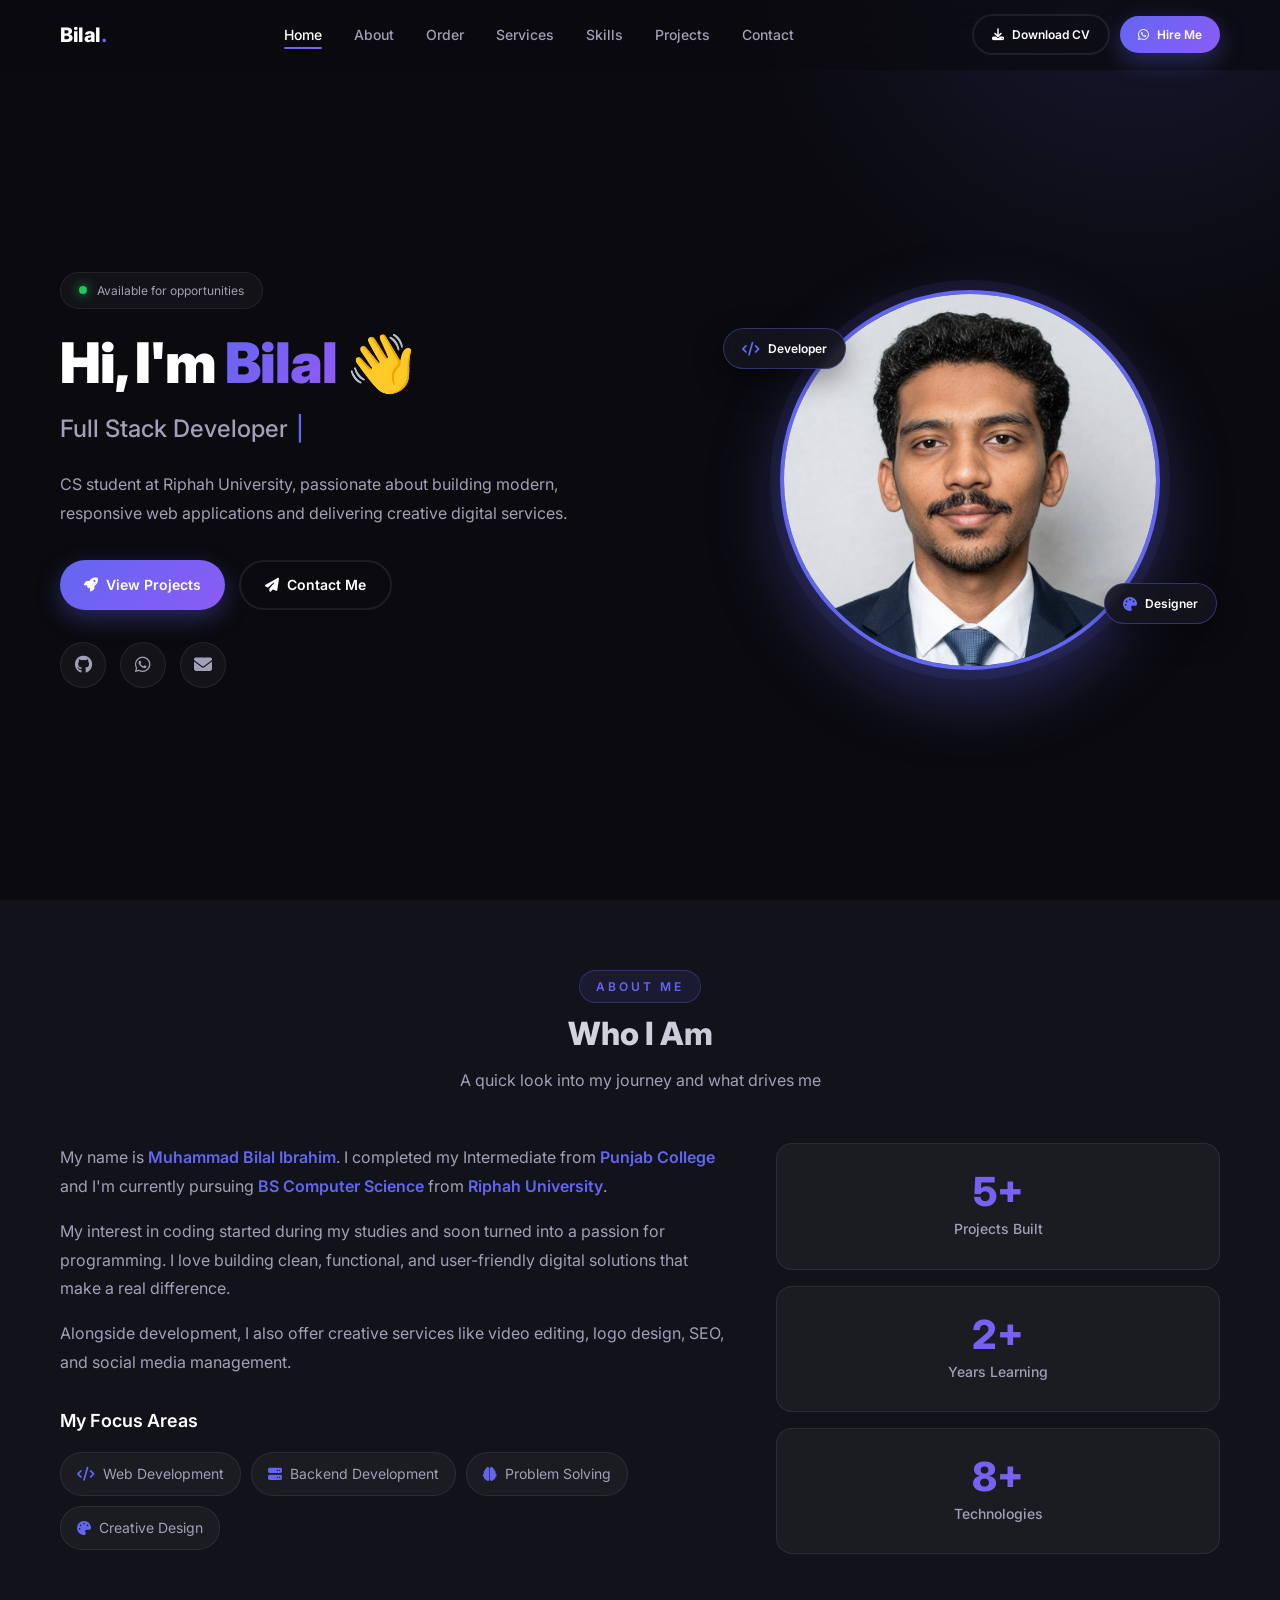
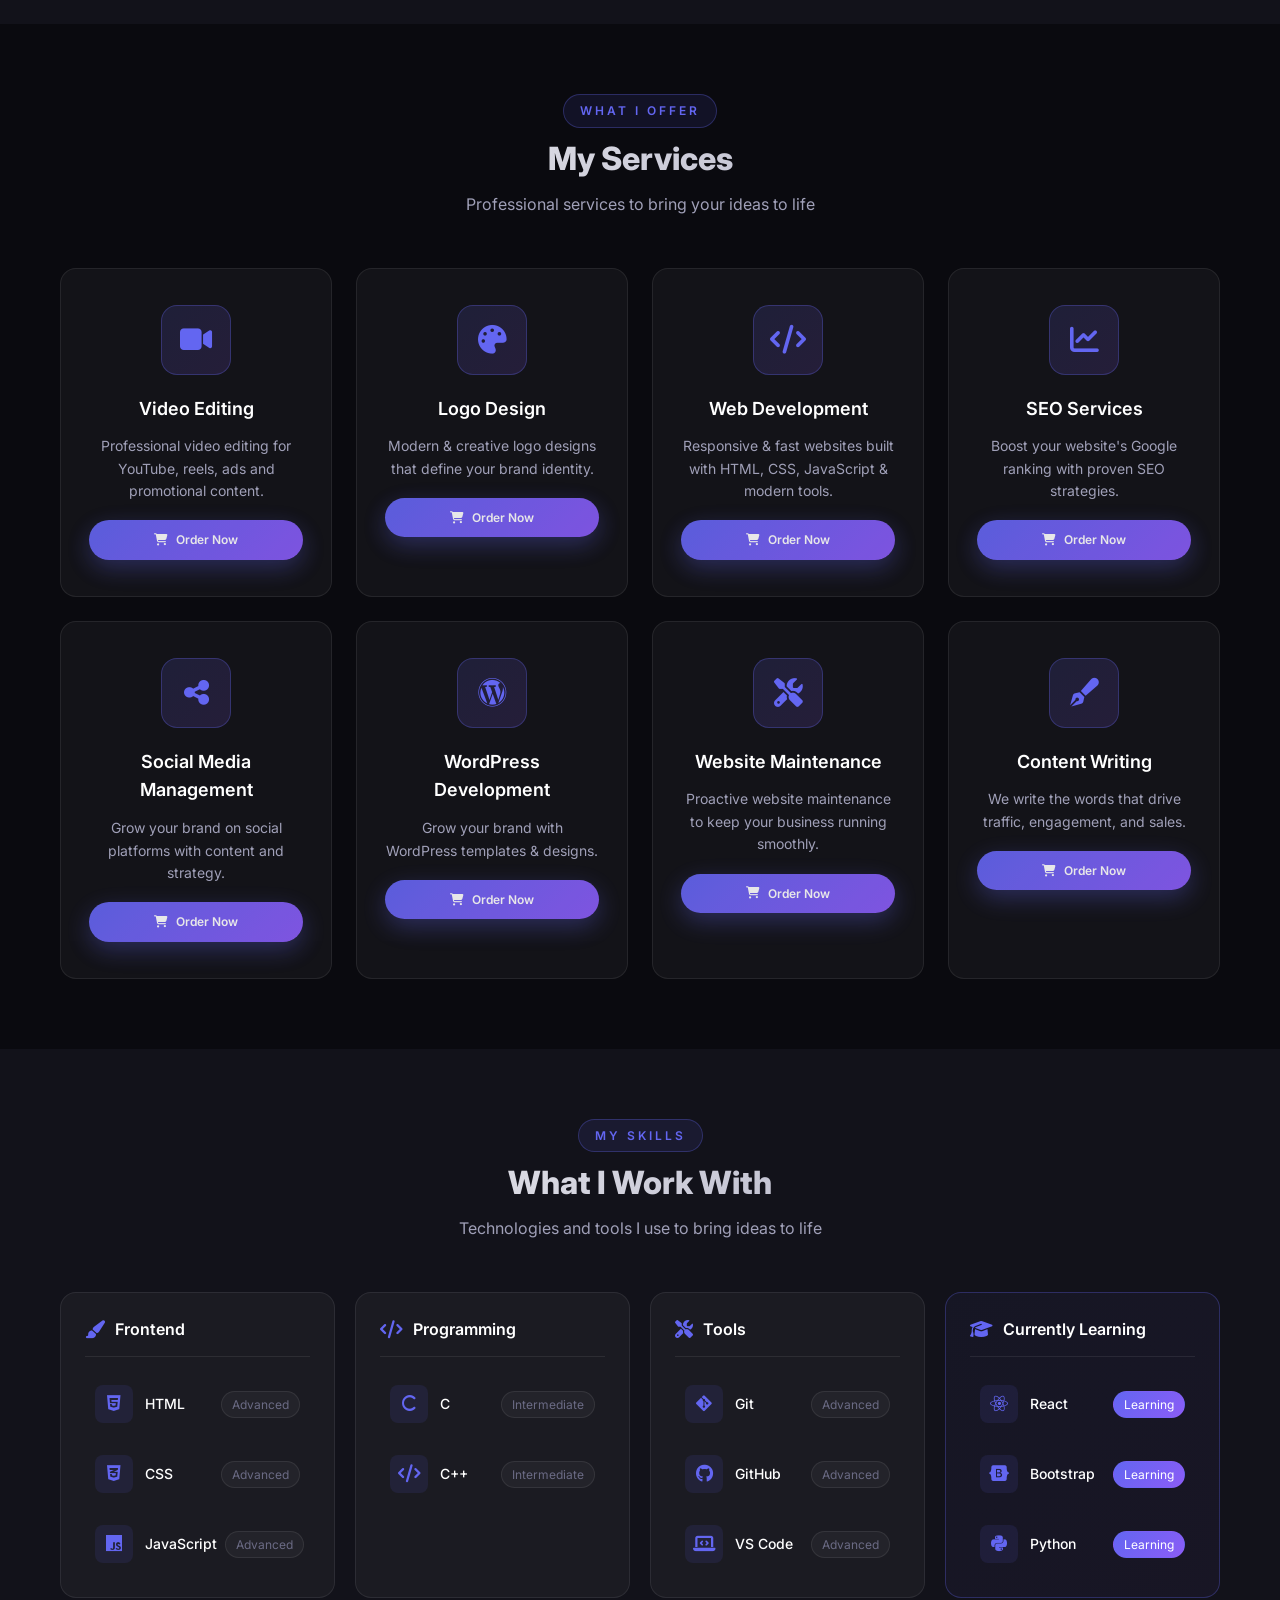
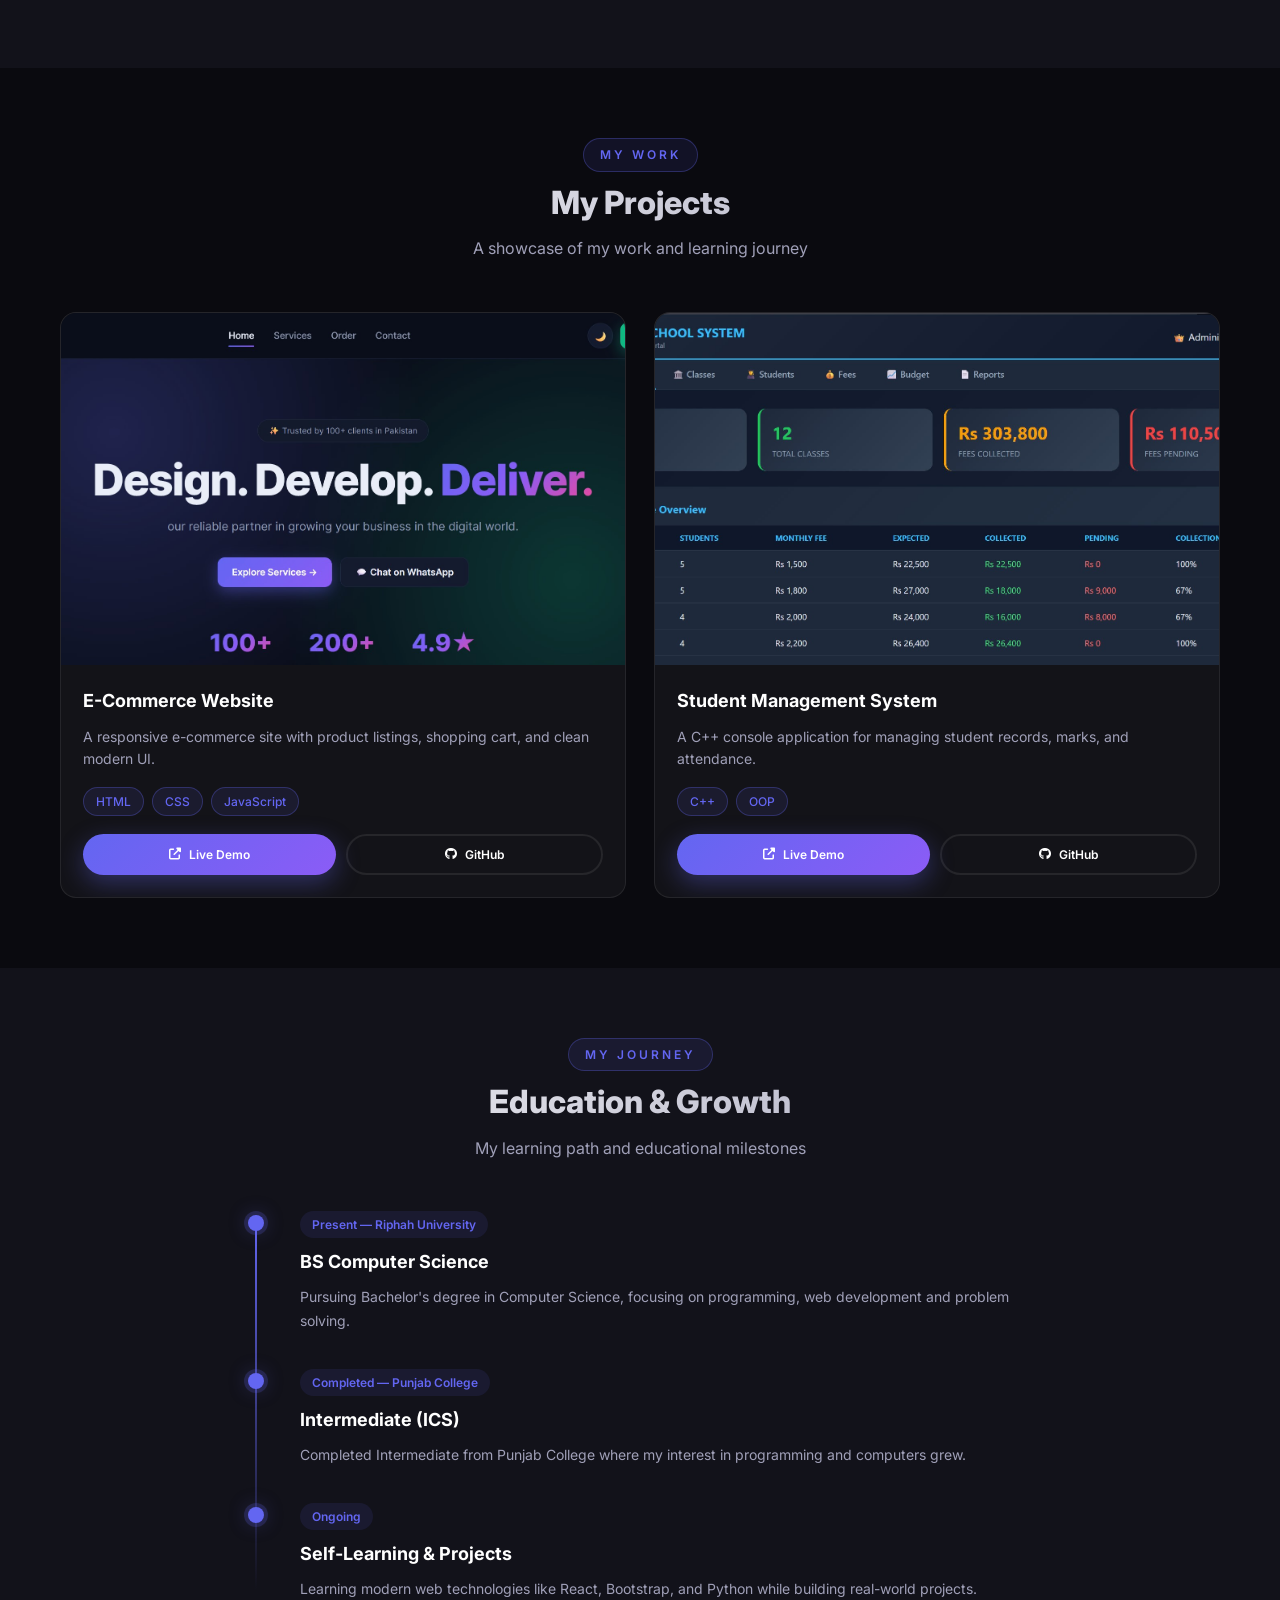
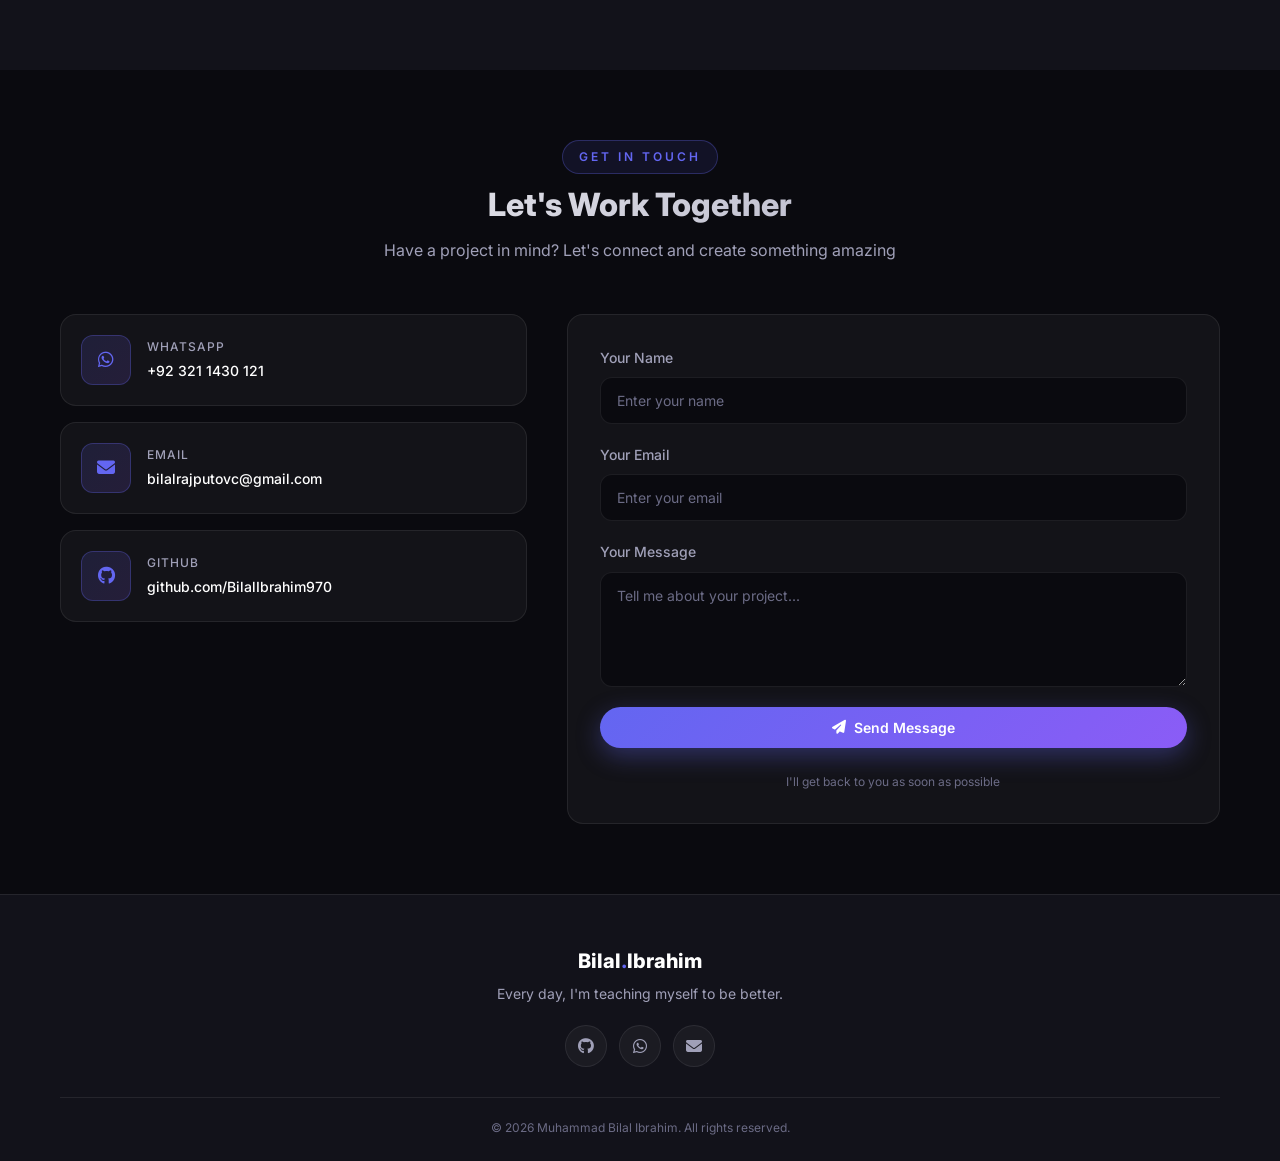
<file: index.html>
<!DOCTYPE html>
<html lang="en">
<head>
    <meta charset="UTF-8">
    <meta name="viewport" content="width=device-width, initial-scale=1.0">
    <meta name="description" content="Muhammad Bilal Ibrahim - Full Stack Developer & Creative Designer Portfolio">
    <meta name="author" content="Muhammad Bilal Ibrahim">
    <title>Muhammad Bilal Ibrahim | Developer & Designer</title>

    <!-- Fonts -->
    <link rel="preconnect" href="https://fonts.googleapis.com">
    <link rel="preconnect" href="https://fonts.gstatic.com" crossorigin>
    <link href="https://fonts.googleapis.com/css2?family=Inter:wght@300;400;500;600;700;800;900&display=swap" rel="stylesheet">
    
    <!-- Icons -->
    <link rel="stylesheet" href="https://cdnjs.cloudflare.com/ajax/libs/font-awesome/6.5.0/css/all.min.css">
    <!-- CSS -->
    <link rel="stylesheet" href="style.css">
</head>
<body>

    <!-- ============================================ -->
    <!-- NAVBAR                                       -->
    <!-- ============================================ -->
    <nav class="navbar" id="navbar">
        <div class="container navbar-container">
            <a href="#home" class="navbar-logo">
                Bilal<span>.</span>
            </a>

            <ul class="navbar-links" id="navbarLinks">
                <li><a href="#home" class="nav-link active">Home</a></li>
                <li><a href="#about" class="nav-link">About</a></li>
                <li><a href="#order.html" class="nav-link">Order</a></li>
                <li><a href="#services" class="nav-link">Services</a></li>
                <li><a href="#skills" class="nav-link">Skills</a></li>
                <li><a href="#projects" class="nav-link">Projects</a></li>
                <li><a href="#contact" class="nav-link">Contact</a></li>
            </ul>

            <div class="navbar-actions">
                <a href="Muhammad Bilal_Resume_03211430121.pdf"
   target="_blank"
   class="btn btn-outline btn-cv">
    <i class="fas fa-download"></i>
    <span>Download CV</span>
</a>
                <a href="https://wa.me/923211430121" target="_blank" rel="noopener" class="btn btn-primary btn-hire">
                    <i class="fab fa-whatsapp"></i>
                    <span>Hire Me</span>
                </a>
                <button class="hamburger" id="hamburger" aria-label="Menu" aria-expanded="false">
                    <span></span>
                    <span></span>
                    <span></span>
                </button>
            </div>
        </div>
    </nav>

    <!-- ============================================ -->
    <!-- HERO SECTION                                 -->
    <!-- ============================================ -->
    <section id="home" class="hero">
        <div class="container hero-container">

            <div class="hero-content">
                <div class="hero-badge">
                    <span class="badge-dot"></span>
                    Available for opportunities
                </div>

                <h1 class="hero-title">
                    Hi, I'm <span class="gradient-text">Bilal</span> 👋
                </h1>

                <h2 class="hero-subtitle">
                    <span id="typed-text"></span>
                </h2>

                <p class="hero-description">
                    CS student at Riphah University, passionate about building modern, 
                    responsive web applications and delivering creative digital services.
                </p>

                <div class="hero-buttons">
                    <a href="#projects" class="btn btn-primary">
                        <i class="fas fa-rocket"></i> View Projects
                    </a>
                    <a href="#contact" class="btn btn-outline">
                        <i class="fas fa-paper-plane"></i> Contact Me
                    </a>
                </div>

                <div class="hero-social">
                    <a href="https://github.com/BilalIbrahim970" target="_blank" rel="noopener" aria-label="GitHub">
                        <i class="fab fa-github"></i>
                    </a>
                    <a href="https://wa.me/923211430121" target="_blank" rel="noopener" aria-label="WhatsApp">
                        <i class="fab fa-whatsapp"></i>
                    </a>
                    <a href="mailto:bilalrajputovc@gmail.com" aria-label="Email">
                        <i class="fas fa-envelope"></i>
                    </a>
                </div>
            </div>

            <div class="hero-image">
                <div class="hero-image-wrapper">
                    <div class="hero-glow-ring"></div>
                    
                    <img src="profile.jpeg" 
                         alt="Muhammad Bilal Ibrahim" 
                         class="hero-profile-img"
                         onerror="this.src='https://via.placeholder.com/500x500/6366f1/ffffff?text=Bilal'">
                    
                    <div class="hero-float-badge badge-1">
                        <i class="fas fa-code"></i>
                        <span>Developer</span>
                    </div>
                    <div class="hero-float-badge badge-2">
                        <i class="fas fa-palette"></i>
                        <span>Designer</span>
                    </div>
                </div>
            </div>

        </div>
    </section>

    <!-- ============================================ -->
    <!-- ABOUT SECTION                                -->
    <!-- ============================================ -->
    <section id="about" class="section about">
        <div class="container">
            <div class="section-header">
                <span class="section-label">About Me</span>
                <h2 class="section-title">Who I Am</h2>
                <p class="section-description">A quick look into my journey and what drives me</p>
            </div>

            <div class="about-grid">
                <div class="about-content">
                    <p class="about-text">
                        My name is <strong>Muhammad Bilal Ibrahim</strong>. I completed my Intermediate 
                        from <strong>Punjab College</strong> and I'm currently pursuing 
                        <strong>BS Computer Science</strong> from <strong>Riphah University</strong>.
                    </p>
                    <p class="about-text">
                        My interest in coding started during my studies and soon turned into a passion 
                        for programming. I love building clean, functional, and user-friendly digital 
                        solutions that make a real difference.
                    </p>
                    <p class="about-text">
                        Alongside development, I also offer creative services like video editing, 
                        logo design, SEO, and social media management.
                    </p>

                    <div class="about-focus">
                        <h3>My Focus Areas</h3>
                        <div class="focus-tags">
                            <span class="focus-tag"><i class="fas fa-code"></i> Web Development</span>
                            <span class="focus-tag"><i class="fas fa-server"></i> Backend Development</span>
                            <span class="focus-tag"><i class="fas fa-brain"></i> Problem Solving</span>
                            <span class="focus-tag"><i class="fas fa-palette"></i> Creative Design</span>
                        </div>
                    </div>
                </div>

                <div class="about-stats">
                    <div class="stat-card">
                        <div class="stat-number" data-count="5">0</div>
                        <div class="stat-label">Projects Built</div>
                    </div>
                    <div class="stat-card">
                        <div class="stat-number" data-count="2">0</div>
                        <div class="stat-label">Years Learning</div>
                    </div>
                    <div class="stat-card">
                        <div class="stat-number" data-count="8">0</div>
                        <div class="stat-label">Technologies</div>
                    </div>
                </div>
            </div>
        </div>
    </section>

    <!-- ============================================ -->
<!-- SERVICES SECTION                             -->
<!-- ============================================ -->
<section id="services" class="section services">
    <div class="container">
        <div class="section-header">
            <span class="section-label">What I Offer</span>
            <h2 class="section-title">My Services</h2>
            <p class="section-description">Professional services to bring your ideas to life</p>
        </div>

        <div class="services-grid">

            <div class="service-card">
                <div class="service-icon"><i class="fas fa-video"></i></div>
                <h3>Video Editing</h3>
                <p>Professional video editing for YouTube, reels, ads and promotional content.</p>
                <a href="order.html?service=Video%20Editing" class="btn btn-primary btn-sm service-order-btn">
                    <i class="fas fa-shopping-cart"></i> Order Now
                </a>
            </div>

            <div class="service-card">
                <div class="service-icon"><i class="fas fa-palette"></i></div>
                <h3>Logo Design</h3>
                <p>Modern & creative logo designs that define your brand identity.</p>
                <a href="order.html?service=Logo%20Design" class="btn btn-primary btn-sm service-order-btn">
                    <i class="fas fa-shopping-cart"></i> Order Now
                </a>
            </div>

            <div class="service-card">
                <div class="service-icon"><i class="fas fa-code"></i></div>
                <h3>Web Development</h3>
                <p>Responsive & fast websites built with HTML, CSS, JavaScript & modern tools.</p>
                <a href="order.html?service=Web%20Development" class="btn btn-primary btn-sm service-order-btn">
                    <i class="fas fa-shopping-cart"></i> Order Now
                </a>
            </div>

            <div class="service-card">
                <div class="service-icon"><i class="fas fa-chart-line"></i></div>
                <h3>SEO Services</h3>
                <p>Boost your website's Google ranking with proven SEO strategies.</p>
                <a href="order.html?service=SEO%20Services" class="btn btn-primary btn-sm service-order-btn">
                    <i class="fas fa-shopping-cart"></i> Order Now
                </a>
            </div>

            <div class="service-card">
                <div class="service-icon"><i class="fas fa-share-nodes"></i></div>
                <h3>Social Media Management</h3>
                <p>Grow your brand on social platforms with content and strategy.</p>
                <a href="order.html?service=Social%20Media%20Management" class="btn btn-primary btn-sm service-order-btn">
                    <i class="fas fa-shopping-cart"></i> Order Now
                </a>
            </div>

            <div class="service-card">
                <div class="service-icon"><i class="fab fa-wordpress"></i></div>
                <h3>WordPress Development</h3>
                <p>Grow your brand with WordPress templates & designs.</p>
                <a href="order.html?service=WordPress%20Development" class="btn btn-primary btn-sm service-order-btn">
                    <i class="fas fa-shopping-cart"></i> Order Now
                </a>
            </div>

            <div class="service-card">
                <div class="service-icon"><i class="fas fa-screwdriver-wrench"></i></div>
                <h3>Website Maintenance</h3>
                <p>Proactive website maintenance to keep your business running smoothly.</p>
                <a href="order.html?service=Website%20Maintenance" class="btn btn-primary btn-sm service-order-btn">
                    <i class="fas fa-shopping-cart"></i> Order Now
                </a>
            </div>

            <div class="service-card">
                <div class="service-icon"><i class="fas fa-pen-fancy"></i></div>
                <h3>Content Writing</h3>
                <p>We write the words that drive traffic, engagement, and sales.</p>
                <a href="order.html?service=Content%20Writing" class="btn btn-primary btn-sm service-order-btn">
                    <i class="fas fa-shopping-cart"></i> Order Now
                </a>
            </div>

        </div>
    </div>
</section>

    <!-- ============================================ -->
    <!-- SKILLS SECTION                               -->
    <!-- ============================================ -->
    <section id="skills" class="section skills">
        <div class="container">
            <div class="section-header">
                <span class="section-label">My Skills</span>
                <h2 class="section-title">What I Work With</h2>
                <p class="section-description">Technologies and tools I use to bring ideas to life</p>
            </div>

            <div class="skills-grid">

                <!-- Frontend -->
                <div class="skill-category">
                    <h3 class="skill-category-title">
                        <i class="fas fa-paint-brush"></i> Frontend
                    </h3>
                    <div class="skill-items">
                        <div class="skill-item">
                            <div class="skill-icon"><i class="fab fa-html5"></i></div>
                            <div class="skill-info">
                                <span class="skill-name">HTML</span>
                                <span class="skill-level">Advanced</span>
                            </div>
                        </div>
                        <div class="skill-item">
                            <div class="skill-icon"><i class="fab fa-css3-alt"></i></div>
                            <div class="skill-info">
                                <span class="skill-name">CSS</span>
                                <span class="skill-level">Advanced</span>
                            </div>
                        </div>
                        <div class="skill-item">
                            <div class="skill-icon"><i class="fab fa-js"></i></div>
                            <div class="skill-info">
                                <span class="skill-name">JavaScript</span>
                                <span class="skill-level">Advanced</span>
                            </div>
                        </div>
                    </div>
                </div>

                <!-- Programming -->
                <div class="skill-category">
                    <h3 class="skill-category-title">
                        <i class="fas fa-code"></i> Programming
                    </h3>
                    <div class="skill-items">
                        <div class="skill-item">
                            <div class="skill-icon"><i class="fas fa-c"></i></div>
                            <div class="skill-info">
                                <span class="skill-name">C</span>
                                <span class="skill-level">Intermediate</span>
                            </div>
                        </div>
                        <div class="skill-item">
                            <div class="skill-icon"><i class="fas fa-code"></i></div>
                            <div class="skill-info">
                                <span class="skill-name">C++</span>
                                <span class="skill-level">Intermediate</span>
                            </div>
                        </div>
                    </div>
                </div>

                <!-- Tools -->
                <div class="skill-category">
                    <h3 class="skill-category-title">
                        <i class="fas fa-tools"></i> Tools
                    </h3>
                    <div class="skill-items">
                        <div class="skill-item">
                            <div class="skill-icon"><i class="fab fa-git-alt"></i></div>
                            <div class="skill-info">
                                <span class="skill-name">Git</span>
                                <span class="skill-level">Advanced</span>
                            </div>
                        </div>
                        <div class="skill-item">
                            <div class="skill-icon"><i class="fab fa-github"></i></div>
                            <div class="skill-info">
                                <span class="skill-name">GitHub</span>
                                <span class="skill-level">Advanced</span>
                            </div>
                        </div>
                        <div class="skill-item">
                            <div class="skill-icon"><i class="fas fa-laptop-code"></i></div>
                            <div class="skill-info">
                                <span class="skill-name">VS Code</span>
                                <span class="skill-level">Advanced</span>
                            </div>
                        </div>
                    </div>
                </div>

                <!-- Learning -->
                <div class="skill-category learning-category">
                    <h3 class="skill-category-title">
                        <i class="fas fa-graduation-cap"></i> Currently Learning
                    </h3>
                    <div class="skill-items">
                        <div class="skill-item">
                            <div class="skill-icon"><i class="fab fa-react"></i></div>
                            <div class="skill-info">
                                <span class="skill-name">React</span>
                                <span class="skill-level learning-badge">Learning</span>
                            </div>
                        </div>
                        <div class="skill-item">
                            <div class="skill-icon"><i class="fab fa-bootstrap"></i></div>
                            <div class="skill-info">
                                <span class="skill-name">Bootstrap</span>
                                <span class="skill-level learning-badge">Learning</span>
                            </div>
                        </div>
                        <div class="skill-item">
                            <div class="skill-icon"><i class="fab fa-python"></i></div>
                            <div class="skill-info">
                                <span class="skill-name">Python</span>
                                <span class="skill-level learning-badge">Learning</span>
                            </div>
                        </div>
                    </div>
                </div>

            </div>
        </div>
    </section>

    <!-- ============================================ -->
    <!-- PROJECTS SECTION                             -->
    <!-- ============================================ -->
    <section id="projects" class="section projects">
        <div class="container">
            <div class="section-header">
                <span class="section-label">My Work</span>
                <h2 class="section-title">My Projects</h2>
                <p class="section-description">A showcase of my work and learning journey</p>
            </div>

            <div class="projects-grid">

                <!-- Project 1: E-Commerce -->
                <article class="project-card">
                    <div class="project-image">
                        <img src="ecommerceimage.jpg" 
                             alt="E-Commerce Website"
                             class="project-img"
                             loading="lazy"
                             onerror="this.src='https://via.placeholder.com/600x400/6366f1/ffffff?text=E-Commerce+Store'">
                        <div class="project-overlay">
                            <span><i class="fas fa-eye"></i> View Project</span>
                        </div>
                    </div>
                    <div class="project-content">
                        <h3 class="project-title">E-Commerce Website</h3>
                        <p class="project-description">
                            A responsive e-commerce site with product listings, shopping cart, and clean modern UI.
                        </p>
                        <div class="project-tech">
                            <span class="tech-tag">HTML</span>
                            <span class="tech-tag">CSS</span>
                            <span class="tech-tag">JavaScript</span>
                        </div>
                        <div class="project-links">
                            <a href="https://bilalibrahim970.github.io/pixel-craft/index.html" 
                               class="btn btn-primary btn-sm"
                               target="_blank" rel="noopener noreferrer">
                                <i class="fas fa-external-link-alt"></i> Live Demo
                            </a>
                            <a href="https://github.com/BilalIbrahim970" 
                               class="btn btn-outline btn-sm"
                               target="_blank" rel="noopener noreferrer">
                                <i class="fab fa-github"></i> GitHub
                            </a>
                        </div>
                    </div>
                </article>

                <!-- Project 2: Student Management -->
                <article class="project-card">
                    <div class="project-image">
                        <img src="student.jpg" 
                             alt="Student Management System"
                             class="project-img"
                             loading="lazy"
                             onerror="this.src='https://via.placeholder.com/600x400/22c55e/ffffff?text=Student+System'">
                        <div class="project-overlay">
                            <span><i class="fas fa-eye"></i> View Project</span>
                        </div>
                    </div>
                    <div class="project-content">
                        <h3 class="project-title">Student Management System</h3>
                        <p class="project-description">
                            A C++ console application for managing student records, marks, and attendance.
                        </p>
                        <div class="project-tech">
                            <span class="tech-tag">C++</span>
                            <span class="tech-tag">OOP</span>
                        </div>
                        <div class="project-links">
                            <a href="https://bilalibrahim970.github.io/student-portal/" 
                               class="btn btn-primary btn-sm"
                               target="_blank">
                                <i class="fas fa-external-link-alt"></i> Live Demo
                            </a>
                            <a href="https://github.com/BilalIbrahim970" 
                               class="btn btn-outline btn-sm"
                               target="_blank">
                                <i class="fab fa-github"></i> GitHub
                            </a>
                        </div>
                    </div>
                </article>
                
       </section>
   
    <!-- ============================================ -->
    <!-- EDUCATION SECTION                            -->
    <!-- ============================================ -->
    <section id="education" class="section education">
        <div class="container">
            <div class="section-header">
                <span class="section-label">My Journey</span>
                <h2 class="section-title">Education & Growth</h2>
                <p class="section-description">My learning path and educational milestones</p>
            </div>

            <div class="timeline">

                <div class="timeline-item">
                    <div class="timeline-dot"></div>
                    <div class="timeline-content">
                        <span class="timeline-date">Present — Riphah University</span>
                        <h3 class="timeline-title">BS Computer Science</h3>
                        <p class="timeline-description">
                            Pursuing Bachelor's degree in Computer Science, focusing on programming, 
                            web development and problem solving.
                        </p>
                    </div>
                </div>

                <div class="timeline-item">
                    <div class="timeline-dot"></div>
                    <div class="timeline-content">
                        <span class="timeline-date">Completed — Punjab College</span>
                        <h3 class="timeline-title">Intermediate (ICS)</h3>
                        <p class="timeline-description">
                            Completed Intermediate from Punjab College where my interest in 
                            programming and computers grew.
                        </p>
                    </div>
                </div>

                <div class="timeline-item">
                    <div class="timeline-dot"></div>
                    <div class="timeline-content">
                        <span class="timeline-date">Ongoing</span>
                        <h3 class="timeline-title">Self-Learning & Projects</h3>
                        <p class="timeline-description">
                            Learning modern web technologies like React, Bootstrap, and Python 
                            while building real-world projects.
                        </p>
                    </div>
                </div>

            </div>
        </div>
    </section>

    <!-- ============================================ -->
    <!-- CONTACT SECTION                              -->
    <!-- ============================================ -->
    <section id="contact" class="section contact">
        <div class="container">
            <div class="section-header">
                <span class="section-label">Get In Touch</span>
                <h2 class="section-title">Let's Work Together</h2>
                <p class="section-description">Have a project in mind? Let's connect and create something amazing</p>
            </div>

            <div class="contact-grid">

                <div class="contact-info">

                    <a href="https://wa.me/923211430121" target="_blank" rel="noopener" class="contact-item">
                        <div class="contact-icon"><i class="fab fa-whatsapp"></i></div>
                        <div class="contact-detail">
                            <h4>WhatsApp</h4>
                            <p>+92 321 1430 121</p>
                        </div>
                    </a>

                    <a href="mailto:bilalrajputovc@gmail.com" class="contact-item">
                        <div class="contact-icon"><i class="fas fa-envelope"></i></div>
                        <div class="contact-detail">
                            <h4>Email</h4>
                            <p>bilalrajputovc@gmail.com</p>
                        </div>
                    </a>

                    <a href="https://github.com/BilalIbrahim970" target="_blank" rel="noopener" class="contact-item">
                        <div class="contact-icon"><i class="fab fa-github"></i></div>
                        <div class="contact-detail">
                            <h4>GitHub</h4>
                            <p>github.com/BilalIbrahim970</p>
                        </div>
                    </a>

                </div>

                <div class="contact-form-wrapper">
                    <form class="contact-form" id="contactForm">
                        <div class="form-group">
                            <label for="name">Your Name</label>
                            <input type="text" id="name" name="name" placeholder="Enter your name" required>
                        </div>
                        <div class="form-group">
                            <label for="email">Your Email</label>
                            <input type="email" id="email" name="email" placeholder="Enter your email" required>
                        </div>
                        <div class="form-group">
                            <label for="message">Your Message</label>
                            <textarea id="message" name="message" rows="5" placeholder="Tell me about your project..." required></textarea>
                        </div>
                        <button type="submit" class="btn btn-primary btn-full">
                            <i class="fas fa-paper-plane"></i> Send Message
                        </button>
                        <p class="form-note">I'll get back to you as soon as possible</p>
                    </form>
                </div>

            </div>
        </div>
    </section>

    <!-- ============================================ -->
    <!-- FOOTER                                       -->
    <!-- ============================================ -->
    <footer class="footer">
        <div class="container">
            <div class="footer-content">

                <div class="footer-brand">
                    <h3>Bilal<span>.</span>Ibrahim</h3>
                    <p>Every day, I'm teaching myself to be better.</p>
                </div>

                <div class="footer-social">
                    <a href="https://github.com/BilalIbrahim970" target="_blank" rel="noopener" aria-label="GitHub">
                        <i class="fab fa-github"></i>
                    </a>
                    <a href="https://wa.me/923211430121" target="_blank" rel="noopener" aria-label="WhatsApp">
                        <i class="fab fa-whatsapp"></i>
                    </a>
                    <a href="mailto:bilalrajputovc@gmail.com" aria-label="Email">
                        <i class="fas fa-envelope"></i>
                    </a>
                </div>

            </div>

            <div class="footer-bottom">
                <p>© <span id="year"></span> Muhammad Bilal Ibrahim. All rights reserved.</p>
            </div>
        </div>
    </footer>

    <!-- Back to Top -->
    <button class="back-to-top" id="backToTop" aria-label="Back to top">
        <i class="fas fa-arrow-up"></i>
    </button>

    <!-- JS -->
    <script src="script.js"></script>

</body>
</html>
</file>
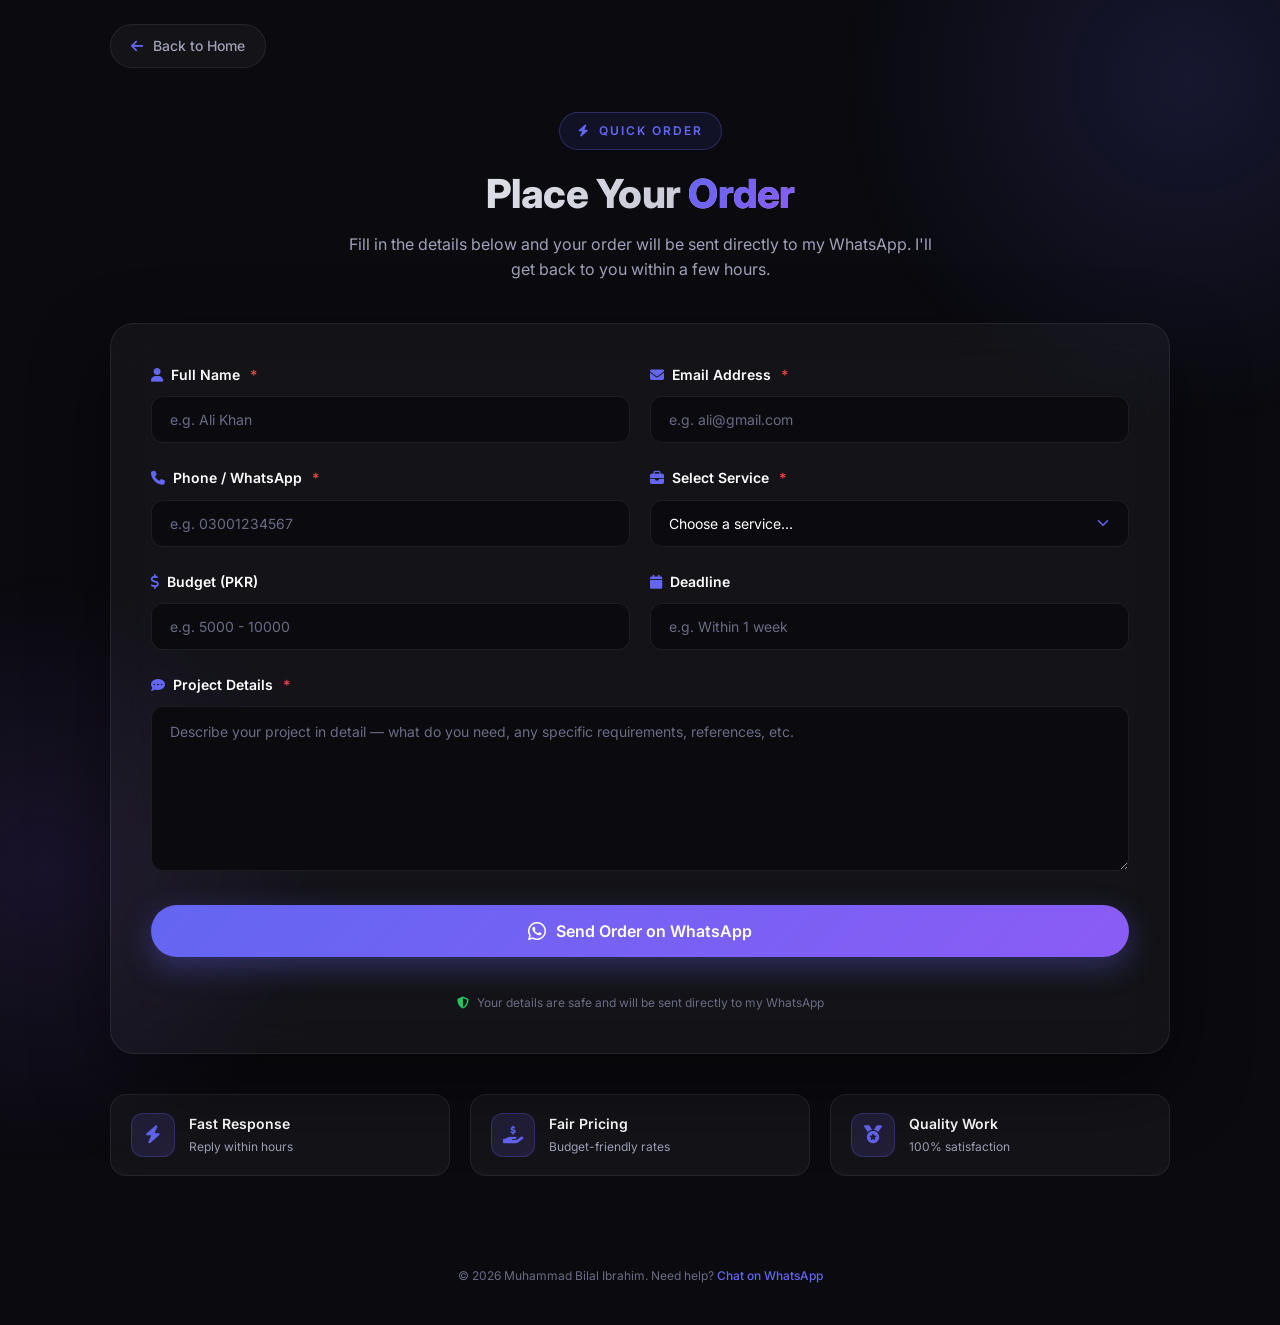
<file: order.html>
<!DOCTYPE html>
<html lang="en">
<head>
    <meta charset="UTF-8">
    <meta name="viewport" content="width=device-width, initial-scale=1.0">
    <meta name="description" content="Order a Service - Muhammad Bilal Ibrahim">
    <meta name="author" content="Muhammad Bilal Ibrahim">
    <title>Order Service | Muhammad Bilal Ibrahim</title>

    <!-- Fonts -->
    <link rel="preconnect" href="https://fonts.googleapis.com">
    <link rel="preconnect" href="https://fonts.gstatic.com" crossorigin>
    <link href="https://fonts.googleapis.com/css2?family=Inter:wght@300;400;500;600;700;800;900&display=swap" rel="stylesheet">
    
    <!-- Icons -->
    <link rel="stylesheet" href="https://cdnjs.cloudflare.com/ajax/libs/font-awesome/6.5.0/css/all.min.css">

    <style>
        /* ============================================ */
        /* ROOT VARIABLES                               */
        /* ============================================ */
        :root {
            --bg-primary: #0a0a0f;
            --bg-secondary: #12121a;
            --bg-card: rgba(255, 255, 255, 0.04);
            --bg-card-hover: rgba(255, 255, 255, 0.07);
            --text-primary: #ffffff;
            --text-secondary: #a0a0b8;
            --text-muted: #6b6b85;
            --accent: #6366f1;
            --accent-light: #8b5cf6;
            --accent-glow: rgba(99, 102, 241, 0.35);
            --border: rgba(255, 255, 255, 0.08);
            --border-hover: rgba(99, 102, 241, 0.5);
            --success: #22c55e;
            --error: #ef4444;
            --font: 'Inter', sans-serif;

            --fs-xs: 0.75rem;
            --fs-sm: 0.875rem;
            --fs-base: 1rem;
            --fs-lg: 1.125rem;
            --fs-xl: 1.25rem;
            --fs-2xl: 1.5rem;
            --fs-3xl: 2rem;
            --fs-4xl: 2.5rem;

            --radius-sm: 8px;
            --radius-md: 12px;
            --radius-lg: 16px;
            --radius-xl: 24px;
            --radius-full: 9999px;

            --transition: 0.3s cubic-bezier(0.4, 0, 0.2, 1);
            --transition-slow: 0.5s cubic-bezier(0.4, 0, 0.2, 1);
        }

        /* ============================================ */
        /* RESET                                        */
        /* ============================================ */
        * {
            margin: 0;
            padding: 0;
            box-sizing: border-box;
        }

        html {
            scroll-behavior: smooth;
        }

        body {
            font-family: var(--font);
            background: var(--bg-primary);
            color: var(--text-primary);
            line-height: 1.6;
            min-height: 100vh;
            overflow-x: hidden;
            -webkit-font-smoothing: antialiased;
            position: relative;
        }

        /* Background glow effect */
        body::before {
            content: '';
            position: fixed;
            top: -30%;
            right: -20%;
            width: 700px;
            height: 700px;
            background: radial-gradient(circle, rgba(99, 102, 241, 0.15), transparent 70%);
            border-radius: 50%;
            pointer-events: none;
            z-index: 0;
            animation: floatSlow 12s ease-in-out infinite;
        }

        body::after {
            content: '';
            position: fixed;
            bottom: -30%;
            left: -20%;
            width: 600px;
            height: 600px;
            background: radial-gradient(circle, rgba(139, 92, 246, 0.12), transparent 70%);
            border-radius: 50%;
            pointer-events: none;
            z-index: 0;
            animation: floatSlow 15s ease-in-out infinite reverse;
        }

        a {
            color: inherit;
            text-decoration: none;
        }

        button {
            font-family: inherit;
            cursor: pointer;
            border: none;
            background: none;
        }

        img {
            max-width: 100%;
            display: block;
        }

        /* ============================================ */
        /* CONTAINER                                    */
        /* ============================================ */
        .container {
            width: 100%;
            max-width: 1100px;
            margin: 0 auto;
            padding: 0 20px;
            position: relative;
            z-index: 2;
        }

        /* ============================================ */
        /* TOP BAR / BACK LINK                          */
        /* ============================================ */
        .top-bar {
            padding: 24px 0;
        }

        .back-link {
            display: inline-flex;
            align-items: center;
            gap: 10px;
            padding: 10px 20px;
            background: var(--bg-card);
            border: 1px solid var(--border);
            border-radius: var(--radius-full);
            font-size: var(--fs-sm);
            font-weight: 500;
            color: var(--text-secondary);
            transition: var(--transition);
        }

        .back-link:hover {
            border-color: var(--accent);
            color: var(--text-primary);
            transform: translateX(-4px);
        }

        .back-link i {
            color: var(--accent);
        }

        /* ============================================ */
        /* HEADER                                       */
        /* ============================================ */
        .order-header {
            text-align: center;
            padding: 20px 0 40px;
        }

        .order-badge {
            display: inline-flex;
            align-items: center;
            gap: 8px;
            padding: 8px 18px;
            background: rgba(99, 102, 241, 0.1);
            border: 1px solid rgba(99, 102, 241, 0.3);
            border-radius: var(--radius-full);
            font-size: var(--fs-xs);
            font-weight: 600;
            color: var(--accent);
            text-transform: uppercase;
            letter-spacing: 2px;
            margin-bottom: 20px;
        }

        .order-title {
            font-size: var(--fs-4xl);
            font-weight: 800;
            line-height: 1.2;
            margin-bottom: 14px;
            letter-spacing: -0.5px;
            background: linear-gradient(135deg, #fff 0%, #a0a0b8 100%);
            -webkit-background-clip: text;
            -webkit-text-fill-color: transparent;
            background-clip: text;
        }

        .order-title span {
            background: linear-gradient(135deg, var(--accent), var(--accent-light));
            -webkit-background-clip: text;
            -webkit-text-fill-color: transparent;
            background-clip: text;
        }

        .order-subtitle {
            font-size: var(--fs-base);
            color: var(--text-secondary);
            max-width: 600px;
            margin: 0 auto;
        }

        /* ============================================ */
        /* ORDER CARD                                   */
        /* ============================================ */
        .order-card {
            background: var(--bg-card);
            border: 1px solid var(--border);
            border-radius: var(--radius-xl);
            padding: 40px;
            backdrop-filter: blur(20px);
            box-shadow: 0 30px 80px rgba(0, 0, 0, 0.4);
            margin-bottom: 40px;
        }

        .order-form {
            display: flex;
            flex-direction: column;
            gap: 24px;
        }

        /* Form row (2 columns on desktop) */
        .form-row {
            display: grid;
            grid-template-columns: 1fr 1fr;
            gap: 20px;
        }

        .form-group {
            display: flex;
            flex-direction: column;
            gap: 10px;
        }

        .form-group label {
            font-size: var(--fs-sm);
            font-weight: 600;
            color: var(--text-primary);
            display: flex;
            align-items: center;
            gap: 8px;
        }

        .form-group label i {
            color: var(--accent);
            font-size: var(--fs-sm);
        }

        .form-group label .required {
            color: var(--error);
            margin-left: 2px;
        }

        .form-group input,
        .form-group select,
        .form-group textarea {
            width: 100%;
            padding: 14px 18px;
            background: var(--bg-primary);
            border: 1px solid var(--border);
            border-radius: var(--radius-md);
            color: var(--text-primary);
            font-family: inherit;
            font-size: var(--fs-sm);
            transition: var(--transition);
            outline: none;
            appearance: none;
        }

        .form-group select {
            background-image: url("data:image/svg+xml;charset=UTF-8,%3csvg xmlns='http://www.w3.org/2000/svg' viewBox='0 0 24 24' fill='none' stroke='%236366f1' stroke-width='2' stroke-linecap='round' stroke-linejoin='round'%3e%3cpolyline points='6 9 12 15 18 9'%3e%3c/polyline%3e%3c/svg%3e");
            background-repeat: no-repeat;
            background-position: right 16px center;
            background-size: 18px;
            padding-right: 48px;
            cursor: pointer;
        }

        .form-group select option {
            background: var(--bg-secondary);
            color: var(--text-primary);
            padding: 10px;
        }

        .form-group input::placeholder,
        .form-group textarea::placeholder {
            color: var(--text-muted);
        }

        .form-group input:focus,
        .form-group select:focus,
        .form-group textarea:focus {
            border-color: var(--accent);
            box-shadow: 0 0 0 4px rgba(99, 102, 241, 0.15);
            background: var(--bg-secondary);
        }

        .form-group textarea {
            resize: vertical;
            min-height: 130px;
            line-height: 1.6;
        }

        /* ============================================ */
        /* SUBMIT BUTTON                                */
        /* ============================================ */
        .btn-submit {
            display: inline-flex;
            align-items: center;
            justify-content: center;
            gap: 10px;
            padding: 16px 32px;
            background: linear-gradient(135deg, var(--accent), var(--accent-light));
            color: #fff;
            font-size: var(--fs-base);
            font-weight: 600;
            border-radius: var(--radius-full);
            box-shadow: 0 10px 30px var(--accent-glow);
            transition: var(--transition);
            width: 100%;
            margin-top: 10px;
            position: relative;
            overflow: hidden;
        }

        .btn-submit::before {
            content: '';
            position: absolute;
            top: 0;
            left: -100%;
            width: 100%;
            height: 100%;
            background: linear-gradient(90deg, transparent, rgba(255, 255, 255, 0.2), transparent);
            transition: left 0.6s ease;
        }

        .btn-submit:hover::before {
            left: 100%;
        }

        .btn-submit:hover {
            transform: translateY(-3px);
            box-shadow: 0 15px 40px var(--accent-glow);
        }

        .btn-submit:disabled {
            opacity: 0.7;
            cursor: not-allowed;
            transform: none;
        }

        .btn-submit i {
            font-size: var(--fs-lg);
        }

        /* WhatsApp icon special */
        .btn-submit .fa-whatsapp {
            font-size: 1.3rem;
        }

        /* ============================================ */
        /* INFO NOTE BELOW FORM                         */
        /* ============================================ */
        .form-note {
            display: flex;
            align-items: center;
            justify-content: center;
            gap: 8px;
            font-size: var(--fs-xs);
            color: var(--text-muted);
            text-align: center;
            margin-top: 12px;
        }

        .form-note i {
            color: var(--success);
        }

        /* ============================================ */
        /* FEATURES STRIP                               */
        /* ============================================ */
        .features-strip {
            display: grid;
            grid-template-columns: repeat(3, 1fr);
            gap: 20px;
            margin-bottom: 60px;
        }

        .feature-box {
            display: flex;
            align-items: center;
            gap: 14px;
            padding: 18px 20px;
            background: var(--bg-card);
            border: 1px solid var(--border);
            border-radius: var(--radius-lg);
            transition: var(--transition);
        }

        .feature-box:hover {
            border-color: var(--border-hover);
            transform: translateY(-4px);
        }

        .feature-icon {
            width: 44px;
            height: 44px;
            min-width: 44px;
            display: flex;
            align-items: center;
            justify-content: center;
            background: linear-gradient(135deg, rgba(99, 102, 241, 0.15), rgba(139, 92, 246, 0.15));
            border: 1px solid rgba(99, 102, 241, 0.3);
            border-radius: var(--radius-md);
            color: var(--accent);
            font-size: var(--fs-lg);
        }

        .feature-text h4 {
            font-size: var(--fs-sm);
            font-weight: 600;
            margin-bottom: 2px;
        }

        .feature-text p {
            font-size: var(--fs-xs);
            color: var(--text-secondary);
        }

        /* ============================================ */
        /* FOOTER                                       */
        /* ============================================ */
        .order-footer {
            text-align: center;
            padding: 30px 0 40px;
            font-size: var(--fs-xs);
            color: var(--text-muted);
        }

        .order-footer a {
            color: var(--accent);
            font-weight: 500;
        }

        .order-footer a:hover {
            text-decoration: underline;
        }

        /* ============================================ */
        /* TOAST NOTIFICATION                           */
        /* ============================================ */
        .toast {
            position: fixed;
            bottom: 30px;
            left: 50%;
            transform: translateX(-50%) translateY(100px);
            display: flex;
            align-items: center;
            gap: 12px;
            padding: 14px 24px;
            background: rgba(20, 20, 30, 0.98);
            border: 1px solid var(--border);
            border-radius: var(--radius-full);
            color: #fff;
            font-size: var(--fs-sm);
            font-weight: 500;
            box-shadow: 0 20px 60px rgba(0, 0, 0, 0.5);
            backdrop-filter: blur(20px);
            z-index: 10000;
            opacity: 0;
            transition: all 0.4s cubic-bezier(0.4, 0, 0.2, 1);
            pointer-events: none;
            max-width: 90vw;
        }

        .toast.show {
            opacity: 1;
            transform: translateX(-50%) translateY(0);
            pointer-events: auto;
        }

        .toast i {
            font-size: var(--fs-lg);
        }

        .toast-success {
            border-color: var(--success);
        }

        .toast-success i {
            color: var(--success);
        }

        .toast-error {
            border-color: var(--error);
        }

        .toast-error i {
            color: var(--error);
        }

        /* ============================================ */
        /* ANIMATIONS                                   */
        /* ============================================ */
        @keyframes floatSlow {
            0%, 100% { transform: translate(0, 0); }
            50% { transform: translate(-30px, 30px); }
        }

        @keyframes fadeInUp {
            from {
                opacity: 0;
                transform: translateY(30px);
            }
            to {
                opacity: 1;
                transform: translateY(0);
            }
        }

        .order-header,
        .order-card,
        .features-strip {
            animation: fadeInUp 0.7s cubic-bezier(0.4, 0, 0.2, 1) backwards;
        }

        .order-header { animation-delay: 0.1s; }
        .order-card { animation-delay: 0.25s; }
        .features-strip { animation-delay: 0.4s; }

        /* ============================================ */
        /* RESPONSIVE - Tablet                          */
        /* ============================================ */
        @media (max-width: 900px) {
            .order-card {
                padding: 32px 28px;
            }

            .features-strip {
                grid-template-columns: 1fr;
            }
        }

        /* ============================================ */
        /* RESPONSIVE - Mobile                          */
        /* ============================================ */
        @media (max-width: 600px) {
            .container {
                padding: 0 16px;
            }

            .top-bar {
                padding: 18px 0;
            }

            .back-link {
                padding: 9px 16px;
                font-size: var(--fs-xs);
            }

            .order-header {
                padding: 10px 0 30px;
            }

            .order-badge {
                font-size: 0.65rem;
                padding: 6px 14px;
                letter-spacing: 1.5px;
            }

            .order-title {
                font-size: var(--fs-2xl);
                margin-bottom: 12px;
            }

            .order-subtitle {
                font-size: var(--fs-sm);
            }

            .order-card {
                padding: 24px 20px;
                border-radius: var(--radius-lg);
            }

            .order-form {
                gap: 18px;
            }

            .form-row {
                grid-template-columns: 1fr;
                gap: 18px;
            }

            .form-group input,
            .form-group select,
            .form-group textarea {
                padding: 13px 16px;
                font-size: var(--fs-sm);
            }

            .form-group textarea {
                min-height: 110px;
            }

            .btn-submit {
                padding: 15px 24px;
                font-size: var(--fs-sm);
            }

            .feature-box {
                padding: 14px 16px;
                gap: 12px;
            }

            .feature-icon {
                width: 40px;
                height: 40px;
                min-width: 40px;
                font-size: var(--fs-base);
            }

            .feature-text h4 {
                font-size: var(--fs-xs);
            }

            .feature-text p {
                font-size: 0.7rem;
            }

            .toast {
                bottom: 20px;
                padding: 12px 18px;
                font-size: var(--fs-xs);
                left: 16px;
                right: 16px;
                transform: translateY(100px);
                max-width: none;
            }

            .toast.show {
                transform: translateY(0);
            }
        }

        @media (max-width: 360px) {
            .order-title {
                font-size: 1.4rem;
            }

            .order-card {
                padding: 20px 16px;
            }

            .form-group input,
            .form-group select,
            .form-group textarea {
                padding: 12px 14px;
                font-size: var(--fs-xs);
            }
        }

        /* Reduced motion */
        @media (prefers-reduced-motion: reduce) {
            *,
            *::before,
            *::after {
                animation-duration: 0.01ms !important;
                animation-iteration-count: 1 !important;
                transition-duration: 0.01ms !important;
            }
        }
    </style>
</head>
<body>

    <!-- ============================================ -->
    <!-- TOP BAR - Back Link                          -->
    <!-- ============================================ -->
    <div class="top-bar">
        <div class="container">
            <a href="index.html" class="back-link">
                <i class="fas fa-arrow-left"></i>
                Back to Home
            </a>
        </div>
    </div>

    <!-- ============================================ -->
    <!-- HEADER                                       -->
    <!-- ============================================ -->
    <header class="order-header">
        <div class="container">
            <div class="order-badge">
                <i class="fas fa-bolt"></i>
                Quick Order
            </div>
            <h1 class="order-title">
                Place Your <span>Order</span>
            </h1>
            <p class="order-subtitle">
                Fill in the details below and your order will be sent directly to my WhatsApp.
                I'll get back to you within a few hours.
            </p>
        </div>
    </header>

    <!-- ============================================ -->
    <!-- ORDER FORM                                   -->
    <!-- ============================================ -->
    <main class="container">
        <div class="order-card">
            <form class="order-form" id="orderForm" novalidate>

                <!-- Row 1: Name + Email -->
                <div class="form-row">
                    <div class="form-group">
                        <label for="name">
                            <i class="fas fa-user"></i>
                            Full Name <span class="required">*</span>
                        </label>
                        <input type="text" 
                               id="name" 
                               name="name" 
                               placeholder="e.g. Ali Khan" 
                               required>
                    </div>

                    <div class="form-group">
                        <label for="email">
                            <i class="fas fa-envelope"></i>
                            Email Address <span class="required">*</span>
                        </label>
                        <input type="email" 
                               id="email" 
                               name="email" 
                               placeholder="e.g. ali@gmail.com" 
                               required>
                    </div>
                </div>

                <!-- Row 2: Phone + Service -->
                <div class="form-row">
                    <div class="form-group">
                        <label for="phone">
                            <i class="fas fa-phone"></i>
                            Phone / WhatsApp <span class="required">*</span>
                        </label>
                        <input type="tel" 
                               id="phone" 
                               name="phone" 
                               placeholder="e.g. 03001234567" 
                               required>
                    </div>

                    <div class="form-group">
                        <label for="service">
                            <i class="fas fa-briefcase"></i>
                            Select Service <span class="required">*</span>
                        </label>
                        <select id="service" name="service" required>
                            <option value="" disabled selected>Choose a service...</option>
                            <option value="Video Editing">🎬 Video Editing</option>
                            <option value="Logo Design">🎨 Logo Design</option>
                            <option value="Web Development">💻 Web Development</option>
                            <option value="SEO Services">📈 SEO Services</option>
                            <option value="Social Media Management">📱 Social Media Management</option>
                            <option value="WordPress Development">🌐 WordPress Development</option>
                            <option value="Website Maintenance">🔧 Website Maintenance</option>
                            <option value="Content Writing">✍️ Content Writing</option>
                            <option value="Other">💼 Other</option>
                        </select>
                    </div>
                </div>

                <!-- Row 3: Budget + Deadline -->
                <div class="form-row">
                    <div class="form-group">
                        <label for="budget">
                            <i class="fas fa-dollar-sign"></i>
                            Budget (PKR)
                        </label>
                        <input type="text" 
                               id="budget" 
                               name="budget" 
                               placeholder="e.g. 5000 - 10000">
                    </div>

                    <div class="form-group">
                        <label for="deadline">
                            <i class="fas fa-calendar"></i>
                            Deadline
                        </label>
                        <input type="text" 
                               id="deadline" 
                               name="deadline" 
                               placeholder="e.g. Within 1 week">
                    </div>
                </div>

                <!-- Row 4: Project Details -->
                <div class="form-group">
                    <label for="message">
                        <i class="fas fa-comment-dots"></i>
                        Project Details <span class="required">*</span>
                    </label>
                    <textarea id="message" 
                              name="message" 
                              rows="6" 
                              placeholder="Describe your project in detail — what do you need, any specific requirements, references, etc."
                              required></textarea>
                </div>

                <!-- Submit Button -->
                <button type="submit" class="btn-submit" id="submitBtn">
                    <i class="fab fa-whatsapp"></i>
                    Send Order on WhatsApp
                </button>

                <p class="form-note">
                    <i class="fas fa-shield-alt"></i>
                    Your details are safe and will be sent directly to my WhatsApp
                </p>

            </form>
        </div>

        <!-- ============================================ -->
        <!-- FEATURES STRIP                               -->
        <!-- ============================================ -->
        <div class="features-strip">

            <div class="feature-box">
                <div class="feature-icon"><i class="fas fa-bolt"></i></div>
                <div class="feature-text">
                    <h4>Fast Response</h4>
                    <p>Reply within hours</p>
                </div>
            </div>

            <div class="feature-box">
                <div class="feature-icon"><i class="fas fa-hand-holding-usd"></i></div>
                <div class="feature-text">
                    <h4>Fair Pricing</h4>
                    <p>Budget-friendly rates</p>
                </div>
            </div>

            <div class="feature-box">
                <div class="feature-icon"><i class="fas fa-medal"></i></div>
                <div class="feature-text">
                    <h4>Quality Work</h4>
                    <p>100% satisfaction</p>
                </div>
            </div>

        </div>

    </main>

    <!-- ============================================ -->
    <!-- FOOTER                                       -->
    <!-- ============================================ -->
    <footer class="order-footer">
        <div class="container">
            <p>© <span id="year"></span> Muhammad Bilal Ibrahim. Need help? 
                <a href="https://wa.me/923211430121" target="_blank" rel="noopener">Chat on WhatsApp</a>
            </p>
        </div>
    </footer>

    <!-- ============================================ -->
    <!-- JAVASCRIPT                                   -->
    <!-- ============================================ -->
    <script>
        document.addEventListener('DOMContentLoaded', () => {

            console.log('🛒 Order page loaded');

            /* ========================================== */
            /* 1. YEAR AUTO UPDATE                        */
            /* ========================================== */
            const yearEl = document.getElementById('year');
            if (yearEl) {
                yearEl.textContent = new Date().getFullYear();
            }

            /* ========================================== */
            /* 2. TOAST NOTIFICATION                      */
            /* ========================================== */
            function showToast(message, type = 'success') {
                const existing = document.querySelector('.toast');
                if (existing) existing.remove();

                const toast = document.createElement('div');
                toast.className = `toast toast-${type}`;
                toast.innerHTML = `
                    <i class="fas ${type === 'success' ? 'fa-check-circle' : 'fa-exclamation-circle'}"></i>
                    <span>${message}</span>
                `;
                document.body.appendChild(toast);

                requestAnimationFrame(() => toast.classList.add('show'));

                setTimeout(() => {
                    toast.classList.remove('show');
                    setTimeout(() => toast.remove(), 400);
                }, 3000);
            }

            /* ========================================== */
            /* 3. ORDER FORM → WHATSAPP                   */
            /* ========================================== */
            const orderForm = document.getElementById('orderForm');
            const submitBtn = document.getElementById('submitBtn');

            if (orderForm) {
                orderForm.addEventListener('submit', function (e) {
                    e.preventDefault();

                    // Get all field values
                    const name = document.getElementById('name').value.trim();
                    const email = document.getElementById('email').value.trim();
                    const phone = document.getElementById('phone').value.trim();
                    const service = document.getElementById('service').value;
                    const budget = document.getElementById('budget').value.trim();
                    const deadline = document.getElementById('deadline').value.trim();
                    const message = document.getElementById('message').value.trim();

                    /* ---------------------------------- */
                    /* VALIDATION                         */
                    /* ---------------------------------- */
                    if (!name || !email || !phone || !service || !message) {
                        showToast('Please fill in all required fields.', 'error');
                        return;
                    }

                    const emailRegex = /^[^\s@]+@[^\s@]+\.[^\s@]+$/;
                    if (!emailRegex.test(email)) {
                        showToast('Please enter a valid email address.', 'error');
                        return;
                    }

                    const phoneRegex = /^[0-9+\-\s()]{7,20}$/;
                    if (!phoneRegex.test(phone)) {
                        showToast('Please enter a valid phone number.', 'error');
                        return;
                    }

                    /* ---------------------------------- */
                    /* BUILD WHATSAPP MESSAGE             */
                    /* ---------------------------------- */
                    const waNumber = '923211430121';

                    let waMessage = `*🛒 New Order from Website*%0A`;
                    waMessage += `━━━━━━━━━━━━━━━━━━━━%0A%0A`;
                    waMessage += `*👤 Name:* ${encodeURIComponent(name)}%0A`;
                    waMessage += `*📧 Email:* ${encodeURIComponent(email)}%0A`;
                    waMessage += `*📱 Phone:* ${encodeURIComponent(phone)}%0A%0A`;
                    waMessage += `*💼 Service:* ${encodeURIComponent(service)}%0A`;

                    if (budget) {
                        waMessage += `*💰 Budget:* ${encodeURIComponent(budget)}%0A`;
                    }
                    if (deadline) {
                        waMessage += `*📅 Deadline:* ${encodeURIComponent(deadline)}%0A`;
                    }

                    waMessage += `%0A*📝 Project Details:*%0A${encodeURIComponent(message)}`;
                    waMessage += `%0A%0A━━━━━━━━━━━━━━━━━━━━%0A`;
                    waMessage += `_Sent from portfolio order page_`;

                    const waURL = `https://wa.me/${waNumber}?text=${waMessage}`;

                    /* ---------------------------------- */
                    /* BUTTON LOADING STATE               */
                    /* ---------------------------------- */
                    const originalHTML = submitBtn.innerHTML;
                    submitBtn.innerHTML = '<i class="fas fa-spinner fa-spin"></i> Opening WhatsApp...';
                    submitBtn.disabled = true;

                    showToast('Opening WhatsApp...', 'success');

                    /* ---------------------------------- */
                    /* OPEN WHATSAPP                      */
                    /* ---------------------------------- */
                    setTimeout(() => {
                        window.open(waURL, '_blank');

                        setTimeout(() => {
                            submitBtn.innerHTML = originalHTML;
                            submitBtn.disabled = false;
                            orderForm.reset();
                            showToast('Order sent! Check WhatsApp.', 'success');
                        }, 2500);
                    }, 400);
                });
            }

            /* ========================================== */
            /* 4. INPUT FOCUS EFFECT                      */
            /* ========================================== */
            document.querySelectorAll('.form-group input, .form-group select, .form-group textarea')
                .forEach(field => {
                    field.addEventListener('focus', () => {
                        field.parentElement.style.transform = 'translateY(-2px)';
                    });
                    field.addEventListener('blur', () => {
                        field.parentElement.style.transform = 'translateY(0)';
                    });
                });

        });
    </script>

</body>
</html>
</file>
<file: style.css>
/* ============================================ */
/* ROOT VARIABLES                               */
/* ============================================ */
:root {
    --bg-primary: #0a0a0f;
    --bg-secondary: #12121a;
    --bg-card: rgba(255, 255, 255, 0.04);
    --bg-card-hover: rgba(255, 255, 255, 0.07);
    --text-primary: #ffffff;
    --text-secondary: #a0a0b8;
    --text-muted: #6b6b85;
    --accent: #6366f1;
    --accent-light: #8b5cf6;
    --accent-glow: rgba(99, 102, 241, 0.35);
    --border: rgba(255, 255, 255, 0.08);
    --border-hover: rgba(99, 102, 241, 0.5);
    --shadow: 0 10px 40px rgba(0, 0, 0, 0.5);
    --font: 'Inter', sans-serif;

    --fs-xs: 0.75rem;
    --fs-sm: 0.875rem;
    --fs-base: 1rem;
    --fs-lg: 1.125rem;
    --fs-xl: 1.25rem;
    --fs-2xl: 1.5rem;
    --fs-3xl: 2rem;
    --fs-4xl: 2.5rem;
    --fs-5xl: 3.5rem;

    --radius-sm: 8px;
    --radius-md: 12px;
    --radius-lg: 16px;
    --radius-xl: 24px;
    --radius-full: 9999px;

    --transition: 0.3s cubic-bezier(0.4, 0, 0.2, 1);
    --transition-slow: 0.5s cubic-bezier(0.4, 0, 0.2, 1);
}

/* ============================================ */
/* RESET                                        */
/* ============================================ */
* {
    margin: 0;
    padding: 0;
    box-sizing: border-box;
}

html {
    scroll-behavior: smooth;
    scroll-padding-top: 80px;
}

body {
    font-family: var(--font);
    background: var(--bg-primary);
    color: var(--text-primary);
    line-height: 1.6;
    overflow-x: hidden;
    -webkit-font-smoothing: antialiased;
}

a {
    color: inherit;
    text-decoration: none;
}

ul {
    list-style: none;
}

img {
    max-width: 100%;
    display: block;
}

button {
    font-family: inherit;
    cursor: pointer;
    border: none;
    background: none;
}

/* ============================================ */
/* CONTAINER & SECTION                          */
/* ============================================ */
.container {
    width: 100%;
    max-width: 1200px;
    margin: 0 auto;
    padding: 0 20px;
}

.section {
    padding: 70px 0;
}

.section-header {
    text-align: center;
    margin-bottom: 50px;
}

.section-label {
    display: inline-block;
    font-size: var(--fs-xs);
    font-weight: 600;
    text-transform: uppercase;
    letter-spacing: 3px;
    color: var(--accent);
    margin-bottom: 12px;
    padding: 6px 16px;
    background: rgba(99, 102, 241, 0.1);
    border: 1px solid rgba(99, 102, 241, 0.3);
    border-radius: var(--radius-full);
}

.section-title {
    font-size: var(--fs-3xl);
    font-weight: 800;
    margin-bottom: 14px;
    line-height: 1.2;
    background: linear-gradient(135deg, #fff 0%, #a0a0b8 100%);
    -webkit-background-clip: text;
    -webkit-text-fill-color: transparent;
    background-clip: text;
}

.section-description {
    font-size: var(--fs-base);
    color: var(--text-secondary);
    max-width: 600px;
    margin: 0 auto;
}

/* ============================================ */
/* BUTTONS                                      */
/* ============================================ */
.btn {
    display: inline-flex;
    align-items: center;
    justify-content: center;
    gap: 8px;
    padding: 12px 24px;
    font-size: var(--fs-sm);
    font-weight: 600;
    border-radius: var(--radius-full);
    transition: var(--transition);
    cursor: pointer;
    white-space: nowrap;
    border: none;
}

.btn-primary {
    background: linear-gradient(135deg, var(--accent), var(--accent-light));
    color: #fff;
    box-shadow: 0 8px 24px var(--accent-glow);
}

.btn-primary:hover {
    transform: translateY(-3px);
    box-shadow: 0 12px 32px var(--accent-glow);
}

.btn-outline {
    background: transparent;
    color: var(--text-primary);
    border: 2px solid var(--border);
}

.btn-outline:hover {
    border-color: var(--accent);
    background: rgba(99, 102, 241, 0.1);
    transform: translateY(-3px);
}

.btn-sm {
    padding: 9px 16px;
    font-size: var(--fs-xs);
}

.btn-full {
    width: 100%;
}

/* ============================================ */
/* NAVBAR                                       */
/* ============================================ */
.navbar {
    position: fixed;
    top: 0;
    left: 0;
    right: 0;
    z-index: 1000;
    padding: 14px 0;
    background: rgba(10, 10, 15, 0.7);
    backdrop-filter: blur(20px);
    -webkit-backdrop-filter: blur(20px);
    border-bottom: 1px solid transparent;
    transition: var(--transition);
}

.navbar.scrolled {
    padding: 10px 0;
    background: rgba(10, 10, 15, 0.95);
    border-bottom-color: var(--border);
    box-shadow: 0 4px 30px rgba(0, 0, 0, 0.4);
}

.navbar-container {
    display: flex;
    align-items: center;
    justify-content: space-between;
    gap: 20px;
}

.navbar-logo {
    font-size: var(--fs-xl);
    font-weight: 800;
    letter-spacing: -0.5px;
}

.navbar-logo span {
    color: var(--accent);
}

.navbar-links {
    display: flex;
    gap: 32px;
    align-items: center;
}

.nav-link {
    font-size: var(--fs-sm);
    font-weight: 500;
    color: var(--text-secondary);
    position: relative;
    padding: 6px 0;
    transition: var(--transition);
}

.nav-link::after {
    content: '';
    position: absolute;
    left: 0;
    bottom: 0;
    width: 0;
    height: 2px;
    background: linear-gradient(90deg, var(--accent), var(--accent-light));
    border-radius: var(--radius-full);
    transition: width var(--transition);
}

.nav-link:hover,
.nav-link.active {
    color: var(--text-primary);
}

.nav-link:hover::after,
.nav-link.active::after {
    width: 100%;
}

.navbar-actions {
    display: flex;
    align-items: center;
    gap: 10px;
}

.btn-cv {
    padding: 9px 18px;
    font-size: var(--fs-xs);
}

.btn-hire {
    padding: 9px 18px;
    font-size: var(--fs-xs);
}

/* Hamburger */
.hamburger {
    display: none;
    flex-direction: column;
    gap: 5px;
    padding: 8px;
    border-radius: var(--radius-sm);
}

.hamburger span {
    width: 24px;
    height: 2px;
    background: var(--text-primary);
    border-radius: var(--radius-full);
    transition: var(--transition);
}

.hamburger.active span:nth-child(1) {
    transform: rotate(45deg) translate(5px, 5px);
}

.hamburger.active span:nth-child(2) {
    opacity: 0;
}

.hamburger.active span:nth-child(3) {
    transform: rotate(-45deg) translate(5px, -5px);
}

/* ============================================ */
/* HERO                                         */
/* ============================================ */
.hero {
    min-height: 100vh;
    display: flex;
    align-items: center;
    padding: 120px 0 60px;
    position: relative;
    overflow: hidden;
}

.hero::before {
    content: '';
    position: absolute;
    top: -50%;
    right: -20%;
    width: 800px;
    height: 800px;
    background: radial-gradient(circle, rgba(99, 102, 241, 0.15), transparent 70%);
    border-radius: 50%;
    pointer-events: none;
    animation: floatSlow 10s ease-in-out infinite;
}

.hero-container {
    display: grid;
    grid-template-columns: 1.2fr 1fr;
    gap: 60px;
    align-items: center;
    position: relative;
    z-index: 2;
}

.hero-badge {
    display: inline-flex;
    align-items: center;
    gap: 10px;
    padding: 8px 18px;
    background: var(--bg-card);
    border: 1px solid var(--border);
    border-radius: var(--radius-full);
    font-size: var(--fs-xs);
    color: var(--text-secondary);
    margin-bottom: 24px;
    backdrop-filter: blur(10px);
}

.badge-dot {
    width: 8px;
    height: 8px;
    background: #22c55e;
    border-radius: 50%;
    box-shadow: 0 0 12px #22c55e;
    animation: pulse 2s infinite;
}

.hero-title {
    font-size: var(--fs-5xl);
    font-weight: 900;
    line-height: 1.1;
    margin-bottom: 16px;
    letter-spacing: -1px;
}

.gradient-text {
    background: linear-gradient(135deg, var(--accent) 0%, var(--accent-light) 50%, #ec4899 100%);
    -webkit-background-clip: text;
    -webkit-text-fill-color: transparent;
    background-clip: text;
    background-size: 200% auto;
    animation: shine 4s linear infinite;
}

.hero-subtitle {
    font-size: var(--fs-2xl);
    color: var(--text-secondary);
    font-weight: 500;
    margin-bottom: 20px;
    min-height: 40px;
}

.hero-subtitle::after {
    content: '|';
    color: var(--accent);
    animation: blink 1s infinite;
    margin-left: 2px;
}

.hero-description {
    font-size: var(--fs-base);
    color: var(--text-secondary);
    line-height: 1.8;
    max-width: 520px;
    margin-bottom: 32px;
}

.hero-buttons {
    display: flex;
    flex-wrap: wrap;
    gap: 14px;
    margin-bottom: 32px;
}

.hero-social {
    display: flex;
    gap: 14px;
}

.hero-social a {
    width: 46px;
    height: 46px;
    display: flex;
    align-items: center;
    justify-content: center;
    background: var(--bg-card);
    border: 1px solid var(--border);
    border-radius: var(--radius-full);
    font-size: var(--fs-lg);
    color: var(--text-secondary);
    transition: var(--transition);
}

.hero-social a:hover {
    background: linear-gradient(135deg, var(--accent), var(--accent-light));
    color: #fff;
    border-color: transparent;
    transform: translateY(-5px);
    box-shadow: 0 10px 24px var(--accent-glow);
}

/* ============================================ */
/* HERO IMAGE - Elegant Animation               */
/* ============================================ */
.hero-image {
    display: flex;
    justify-content: center;
    align-items: center;
    position: relative;
}

.hero-image-wrapper {
    position: relative;
    width: 380px;
    height: 380px;
    display: flex;
    align-items: center;
    justify-content: center;
}

.hero-glow-ring {
    position: absolute;
    inset: -30px;
    border-radius: 50%;
    background: radial-gradient(circle, rgba(99, 102, 241, 0.25), transparent 65%);
    animation: breathe 4s ease-in-out infinite;
    z-index: 0;
    pointer-events: none;
}

.hero-profile-img {
    width: 100%;
    height: 100%;
    border-radius: 50%;
    object-fit: cover;
    object-position: center top;
    border: 4px solid var(--accent);
    box-shadow: 
        0 0 0 10px rgba(99, 102, 241, 0.08),
        0 25px 70px rgba(99, 102, 241, 0.35);
    position: relative;
    z-index: 2;
    background: var(--bg-secondary);
    animation: elegantFloat 6s ease-in-out infinite;
    transition: border-color 0.4s ease, box-shadow 0.4s ease;
}

.hero-profile-img:hover {
    border-color: var(--accent-light);
    box-shadow: 
        0 0 0 14px rgba(99, 102, 241, 0.12),
        0 35px 90px rgba(99, 102, 241, 0.45);
}

/* Floating badges */
.hero-float-badge {
    position: absolute;
    display: inline-flex;
    align-items: center;
    gap: 8px;
    padding: 10px 18px;
    background: rgba(20, 20, 30, 0.9);
    backdrop-filter: blur(20px);
    border: 1px solid rgba(99, 102, 241, 0.4);
    border-radius: var(--radius-full);
    font-size: var(--fs-xs);
    font-weight: 600;
    color: #fff;
    box-shadow: 0 10px 30px rgba(0, 0, 0, 0.4);
    z-index: 3;
    animation: floatBadge 5s ease-in-out infinite;
}

.hero-float-badge i {
    color: var(--accent);
    font-size: var(--fs-sm);
}

.hero-float-badge.badge-1 {
    top: 10%;
    left: -15%;
    animation-delay: 0s;
}

.hero-float-badge.badge-2 {
    bottom: 12%;
    right: -15%;
    animation-delay: 2.5s;
}

/* ============================================ */
/* ABOUT                                        */
/* ============================================ */
.about {
    background: var(--bg-secondary);
}

.about-grid {
    display: grid;
    grid-template-columns: 1.5fr 1fr;
    gap: 50px;
    align-items: start;
}

.about-text {
    color: var(--text-secondary);
    font-size: var(--fs-base);
    line-height: 1.8;
    margin-bottom: 16px;
}

.about-text strong {
    color: var(--accent);
    font-weight: 600;
}

.about-focus {
    margin-top: 30px;
}

.about-focus h3 {
    font-size: var(--fs-lg);
    margin-bottom: 16px;
    font-weight: 600;
}

.focus-tags {
    display: flex;
    flex-wrap: wrap;
    gap: 10px;
}

.focus-tag {
    display: inline-flex;
    align-items: center;
    gap: 8px;
    padding: 10px 16px;
    background: var(--bg-card);
    border: 1px solid var(--border);
    border-radius: var(--radius-full);
    font-size: var(--fs-sm);
    color: var(--text-secondary);
    transition: var(--transition);
}

.focus-tag:hover {
    border-color: var(--accent);
    color: var(--text-primary);
    transform: translateY(-3px);
}

.focus-tag i {
    color: var(--accent);
}

/* Stats */
.about-stats {
    display: grid;
    grid-template-columns: 1fr;
    gap: 16px;
}

.stat-card {
    background: var(--bg-card);
    border: 1px solid var(--border);
    border-radius: var(--radius-lg);
    padding: 28px 20px;
    text-align: center;
    transition: var(--transition);
    position: relative;
    overflow: hidden;
}

.stat-card::before {
    content: '';
    position: absolute;
    top: 0;
    left: 0;
    width: 100%;
    height: 3px;
    background: linear-gradient(90deg, var(--accent), var(--accent-light));
    transform: scaleX(0);
    transform-origin: left;
    transition: transform var(--transition);
}

.stat-card:hover {
    transform: translateY(-5px);
    border-color: var(--border-hover);
}

.stat-card:hover::before {
    transform: scaleX(1);
}

.stat-number {
    font-size: var(--fs-4xl);
    font-weight: 800;
    background: linear-gradient(135deg, var(--accent), var(--accent-light));
    -webkit-background-clip: text;
    -webkit-text-fill-color: transparent;
    background-clip: text;
    margin-bottom: 6px;
    line-height: 1;
}

.stat-label {
    color: var(--text-secondary);
    font-size: var(--fs-sm);
    font-weight: 500;
}

/* ============================================ */
/* SERVICES                                     */
/* ============================================ */
.services-grid {
    display: grid;
    grid-template-columns: repeat(auto-fit, minmax(240px, 1fr));
    gap: 24px;
}

.service-card {
    background: var(--bg-card);
    border: 1px solid var(--border);
    border-radius: var(--radius-lg);
    padding: 36px 28px;
    text-align: center;
    transition: var(--transition);
    position: relative;
    overflow: hidden;
}

.service-card::before {
    content: '';
    position: absolute;
    top: 0;
    left: 0;
    right: 0;
    height: 100%;
    background: linear-gradient(135deg, rgba(99, 102, 241, 0.08), rgba(139, 92, 246, 0.08));
    opacity: 0;
    transition: var(--transition);
    pointer-events: none;
}

.service-card:hover {
    transform: translateY(-8px);
    border-color: var(--border-hover);
    box-shadow: 0 20px 50px rgba(99, 102, 241, 0.2);
}

.service-card:hover::before {
    opacity: 1;
}

.service-icon {
    width: 70px;
    height: 70px;
    margin: 0 auto 20px;
    display: flex;
    align-items: center;
    justify-content: center;
    background: linear-gradient(135deg, rgba(99, 102, 241, 0.15), rgba(139, 92, 246, 0.15));
    border: 1px solid rgba(99, 102, 241, 0.3);
    border-radius: var(--radius-lg);
    font-size: 1.8rem;
    color: var(--accent);
    transition: var(--transition);
    position: relative;
    z-index: 2;
}

.service-card:hover .service-icon {
    background: linear-gradient(135deg, var(--accent), var(--accent-light));
    color: #fff;
    transform: rotate(-6deg) scale(1.1);
}

.service-card h3 {
    font-size: var(--fs-lg);
    font-weight: 600;
    margin-bottom: 12px;
    position: relative;
    z-index: 2;
}

.service-card p {
    color: var(--text-secondary);
    font-size: var(--fs-sm);
    line-height: 1.6;
    position: relative;
    z-index: 2;
}

/* ============================================ */
/* SKILLS                                       */
/* ============================================ */
.skills {
    background: var(--bg-secondary);
}

.skills-grid {
    display: grid;
    grid-template-columns: repeat(auto-fit, minmax(260px, 1fr));
    gap: 20px;
}

.skill-category {
    background: var(--bg-card);
    border: 1px solid var(--border);
    border-radius: var(--radius-lg);
    padding: 24px;
    transition: var(--transition);
}

.skill-category:hover {
    border-color: var(--border-hover);
    transform: translateY(-5px);
}

.skill-category-title {
    display: flex;
    align-items: center;
    gap: 10px;
    font-size: var(--fs-base);
    font-weight: 600;
    margin-bottom: 18px;
    padding-bottom: 14px;
    border-bottom: 1px solid var(--border);
}

.skill-category-title i {
    color: var(--accent);
    font-size: var(--fs-lg);
}

.skill-items {
    display: flex;
    flex-direction: column;
    gap: 12px;
}

.skill-item {
    display: flex;
    align-items: center;
    gap: 12px;
    padding: 10px;
    border-radius: var(--radius-sm);
    transition: var(--transition);
}

.skill-item:hover {
    background: var(--bg-card-hover);
    transform: translateX(4px);
}

.skill-icon {
    width: 38px;
    height: 38px;
    min-width: 38px;
    display: flex;
    align-items: center;
    justify-content: center;
    background: rgba(99, 102, 241, 0.1);
    border-radius: var(--radius-sm);
    color: var(--accent);
    font-size: var(--fs-lg);
}

.skill-info {
    flex: 1;
    display: flex;
    justify-content: space-between;
    align-items: center;
    gap: 8px;
}

.skill-name {
    font-size: var(--fs-sm);
    font-weight: 500;
}

.skill-level {
    font-size: var(--fs-xs);
    color: var(--text-muted);
    padding: 3px 10px;
    background: var(--bg-card);
    border: 1px solid var(--border);
    border-radius: var(--radius-full);
}

.learning-badge {
    background: linear-gradient(135deg, var(--accent), var(--accent-light));
    color: #fff;
    border-color: transparent;
}

.learning-category {
    border-color: rgba(99, 102, 241, 0.3);
    background: linear-gradient(135deg, rgba(99, 102, 241, 0.05), rgba(139, 92, 246, 0.05));
}

/* ============================================ */
/* PROJECTS                                     */
/* ============================================ */
.projects-grid {
    display: grid;
    grid-template-columns: repeat(auto-fit, minmax(320px, 1fr));
    gap: 28px;
}

.project-card {
    background: var(--bg-card);
    border: 1px solid var(--border);
    border-radius: var(--radius-lg);
    overflow: hidden;
    transition: var(--transition);
    display: flex;
    flex-direction: column;
}

.project-card:hover {
    transform: translateY(-8px);
    border-color: var(--border-hover);
    box-shadow: 0 24px 60px rgba(99, 102, 241, 0.25);
}

.project-image {
    position: relative;
    aspect-ratio: 16 / 10;
    overflow: hidden;
    background: var(--bg-secondary);
}

.project-img {
    width: 100%;
    height: 100%;
    object-fit: cover;
    object-position: center;
    transition: transform 0.7s cubic-bezier(0.4, 0, 0.2, 1);
}

.project-card:hover .project-img {
    transform: scale(1.1);
}

.project-overlay {
    position: absolute;
    inset: 0;
    background: linear-gradient(135deg, rgba(99, 102, 241, 0.9), rgba(139, 92, 246, 0.9));
    display: flex;
    align-items: center;
    justify-content: center;
    opacity: 0;
    transition: opacity var(--transition);
    z-index: 2;
}

.project-card:hover .project-overlay {
    opacity: 1;
}

.project-overlay span {
    display: inline-flex;
    align-items: center;
    gap: 10px;
    color: #fff;
    font-weight: 600;
    font-size: var(--fs-sm);
    padding: 12px 24px;
    border: 2px solid #fff;
    border-radius: var(--radius-full);
    transform: translateY(15px);
    transition: transform var(--transition);
}

.project-card:hover .project-overlay span {
    transform: translateY(0);
}

.project-content {
    padding: 22px;
    flex: 1;
    display: flex;
    flex-direction: column;
}

.project-title {
    font-size: var(--fs-lg);
    font-weight: 700;
    margin-bottom: 10px;
    transition: color var(--transition);
}

.project-card:hover .project-title {
    color: var(--accent);
}

.project-description {
    color: var(--text-secondary);
    font-size: var(--fs-sm);
    line-height: 1.6;
    margin-bottom: 16px;
    flex: 1;
}

.project-tech {
    display: flex;
    flex-wrap: wrap;
    gap: 8px;
    margin-bottom: 18px;
}

.tech-tag {
    font-size: var(--fs-xs);
    padding: 4px 12px;
    background: rgba(99, 102, 241, 0.1);
    border: 1px solid rgba(99, 102, 241, 0.3);
    border-radius: var(--radius-full);
    color: var(--accent);
    font-weight: 500;
    transition: var(--transition);
}

.project-card:hover .tech-tag {
    background: rgba(99, 102, 241, 0.2);
}

.project-links {
    display: flex;
    gap: 10px;
    flex-wrap: wrap;
}

.project-links .btn {
    flex: 1;
    min-width: 120px;
}

/* ============================================ */
/* EDUCATION / TIMELINE                         */
/* ============================================ */
.education {
    background: var(--bg-secondary);
}

.timeline {
    max-width: 800px;
    margin: 0 auto;
    position: relative;
    padding-left: 40px;
}

.timeline::before {
    content: '';
    position: absolute;
    left: 15px;
    top: 10px;
    bottom: 10px;
    width: 2px;
    background: linear-gradient(180deg, var(--accent), transparent);
}

.timeline-item {
    position: relative;
    margin-bottom: 36px;
    padding-left: 20px;
}

.timeline-item:last-child {
    margin-bottom: 0;
}

.timeline-dot {
    position: absolute;
    left: -32px;
    top: 4px;
    width: 16px;
    height: 16px;
    border-radius: 50%;
    background: var(--accent);
    box-shadow: 0 0 0 4px rgba(99, 102, 241, 0.2), 0 0 20px var(--accent-glow);
}

.timeline-date {
    display: inline-block;
    font-size: var(--fs-xs);
    font-weight: 600;
    color: var(--accent);
    padding: 4px 12px;
    background: rgba(99, 102, 241, 0.1);
    border-radius: var(--radius-full);
    margin-bottom: 10px;
}

.timeline-title {
    font-size: var(--fs-lg);
    font-weight: 700;
    margin-bottom: 8px;
}

.timeline-description {
    color: var(--text-secondary);
    font-size: var(--fs-sm);
    line-height: 1.7;
}

/* ============================================ */
/* CONTACT                                      */
/* ============================================ */
.contact-grid {
    display: grid;
    grid-template-columns: 1fr 1.4fr;
    gap: 40px;
    align-items: start;
}

.contact-info {
    display: flex;
    flex-direction: column;
    gap: 16px;
}

.contact-item {
    display: flex;
    align-items: center;
    gap: 16px;
    padding: 20px;
    background: var(--bg-card);
    border: 1px solid var(--border);
    border-radius: var(--radius-lg);
    transition: var(--transition);
}

.contact-item:hover {
    border-color: var(--border-hover);
    transform: translateX(6px);
}

.contact-icon {
    width: 50px;
    height: 50px;
    min-width: 50px;
    display: flex;
    align-items: center;
    justify-content: center;
    background: linear-gradient(135deg, rgba(99, 102, 241, 0.15), rgba(139, 92, 246, 0.15));
    border: 1px solid rgba(99, 102, 241, 0.3);
    border-radius: var(--radius-md);
    font-size: var(--fs-lg);
    color: var(--accent);
    transition: var(--transition);
}

.contact-item:hover .contact-icon {
    background: linear-gradient(135deg, var(--accent), var(--accent-light));
    color: #fff;
}

.contact-detail h4 {
    font-size: var(--fs-xs);
    color: var(--text-secondary);
    font-weight: 500;
    text-transform: uppercase;
    letter-spacing: 1px;
    margin-bottom: 4px;
}

.contact-detail p {
    font-size: var(--fs-sm);
    font-weight: 500;
    word-break: break-word;
}

/* Contact Form */
.contact-form-wrapper {
    background: var(--bg-card);
    border: 1px solid var(--border);
    border-radius: var(--radius-lg);
    padding: 32px;
}

.contact-form {
    display: flex;
    flex-direction: column;
    gap: 20px;
}

.form-group {
    display: flex;
    flex-direction: column;
    gap: 8px;
}

.form-group label {
    font-size: var(--fs-sm);
    font-weight: 500;
    color: var(--text-secondary);
}

.form-group input,
.form-group textarea {
    width: 100%;
    padding: 14px 16px;
    background: var(--bg-primary);
    border: 1px solid var(--border);
    border-radius: var(--radius-md);
    color: var(--text-primary);
    font-family: inherit;
    font-size: var(--fs-sm);
    transition: var(--transition);
    resize: vertical;
}

.form-group input::placeholder,
.form-group textarea::placeholder {
    color: var(--text-muted);
}

.form-group input:focus,
.form-group textarea:focus {
    outline: none;
    border-color: var(--accent);
    box-shadow: 0 0 0 4px rgba(99, 102, 241, 0.15);
}

.form-note {
    font-size: var(--fs-xs);
    color: var(--text-muted);
    text-align: center;
    margin-top: 4px;
}

/* ============================================ */
/* FOOTER                                       */
/* ============================================ */
.footer {
    background: var(--bg-secondary);
    border-top: 1px solid var(--border);
    padding: 50px 0 24px;
}

.footer-content {
    display: flex;
    flex-direction: column;
    align-items: center;
    gap: 20px;
    text-align: center;
    margin-bottom: 30px;
}

.footer-brand h3 {
    font-size: var(--fs-xl);
    font-weight: 800;
    margin-bottom: 6px;
}

.footer-brand h3 span {
    color: var(--accent);
}

.footer-brand p {
    color: var(--text-secondary);
    font-size: var(--fs-sm);
}

.footer-social {
    display: flex;
    gap: 12px;
}

.footer-social a {
    width: 42px;
    height: 42px;
    display: flex;
    align-items: center;
    justify-content: center;
    background: var(--bg-card);
    border: 1px solid var(--border);
    border-radius: var(--radius-full);
    color: var(--text-secondary);
    transition: var(--transition);
}

.footer-social a:hover {
    background: linear-gradient(135deg, var(--accent), var(--accent-light));
    color: #fff;
    border-color: transparent;
    transform: translateY(-4px);
}

.footer-bottom {
    border-top: 1px solid var(--border);
    padding-top: 20px;
    text-align: center;
}

.footer-bottom p {
    font-size: var(--fs-xs);
    color: var(--text-muted);
}

/* ============================================ */
/* BACK TO TOP                                  */
/* ============================================ */
.back-to-top {
    position: fixed;
    bottom: 24px;
    right: 24px;
    width: 48px;
    height: 48px;
    display: flex;
    align-items: center;
    justify-content: center;
    background: linear-gradient(135deg, var(--accent), var(--accent-light));
    color: #fff;
    border-radius: var(--radius-full);
    box-shadow: 0 10px 30px var(--accent-glow);
    opacity: 0;
    visibility: hidden;
    transform: translateY(20px);
    transition: var(--transition);
    z-index: 999;
    font-size: var(--fs-base);
}

.back-to-top.show {
    opacity: 1;
    visibility: visible;
    transform: translateY(0);
}

.back-to-top:hover {
    transform: translateY(-5px);
    box-shadow: 0 15px 40px var(--accent-glow);
}

/* ============================================ */
/* TOAST NOTIFICATION                           */
/* ============================================ */
.toast {
    position: fixed;
    bottom: 30px;
    left: 50%;
    transform: translateX(-50%) translateY(100px);
    display: flex;
    align-items: center;
    gap: 12px;
    padding: 14px 24px;
    background: rgba(20, 20, 30, 0.98);
    border: 1px solid var(--border);
    border-radius: var(--radius-full);
    color: #fff;
    font-size: var(--fs-sm);
    font-weight: 500;
    box-shadow: 0 20px 60px rgba(0, 0, 0, 0.5);
    backdrop-filter: blur(20px);
    z-index: 10000;
    opacity: 0;
    transition: all 0.4s cubic-bezier(0.4, 0, 0.2, 1);
    pointer-events: none;
    max-width: 90vw;
}

.toast.show {
    opacity: 1;
    transform: translateX(-50%) translateY(0);
    pointer-events: auto;
}

.toast i {
    font-size: var(--fs-lg);
}

.toast-success {
    border-color: #22c55e;
}

.toast-success i {
    color: #22c55e;
}

.toast-error {
    border-color: #ef4444;
}

.toast-error i {
    color: #ef4444;
}

/* ============================================ */
/* ANIMATIONS                                   */
/* ============================================ */
@keyframes pulse {
    0%, 100% { opacity: 1; transform: scale(1); }
    50% { opacity: 0.6; transform: scale(1.3); }
}

@keyframes blink {
    0%, 50% { opacity: 1; }
    51%, 100% { opacity: 0; }
}

@keyframes shine {
    to { background-position: 200% center; }
}

@keyframes floatSlow {
    0%, 100% { transform: translate(0, 0); }
    50% { transform: translate(-30px, 30px); }
}

@keyframes elegantFloat {
    0%, 100% { transform: translateY(0); }
    50% { transform: translateY(-12px); }
}

@keyframes breathe {
    0%, 100% { transform: scale(1); opacity: 0.8; }
    50% { transform: scale(1.1); opacity: 1; }
}

@keyframes floatBadge {
    0%, 100% { transform: translateY(0); }
    50% { transform: translateY(-8px); }
}

/* Reveal on scroll */
.reveal {
    opacity: 0;
    transform: translateY(30px);
    transition: opacity 0.8s ease, transform 0.8s ease;
}

.reveal.visible {
    opacity: 1;
    transform: translateY(0);
}

/* ============================================ */
/* RESPONSIVE - Tablet                          */
/* ============================================ */
@media (max-width: 1024px) {
    .hero-container {
        grid-template-columns: 1fr;
        text-align: center;
        gap: 40px;
    }

    .hero-image {
        order: -1;
    }

    .hero-image-wrapper {
        width: 280px;
        height: 280px;
    }

    .hero-glow-ring {
        inset: -22px;
    }

    .hero-float-badge.badge-1 {
        left: -8%;
    }

    .hero-float-badge.badge-2 {
        right: -8%;
    }

    .hero-buttons {
        justify-content: center;
    }

    .hero-social {
        justify-content: center;
    }

    .hero-description {
        margin-left: auto;
        margin-right: auto;
    }

    .about-grid {
        grid-template-columns: 1fr;
        gap: 30px;
    }

    .about-stats {
        grid-template-columns: repeat(3, 1fr);
    }

    .contact-grid {
        grid-template-columns: 1fr;
    }
}

/* ============================================ */
/* RESPONSIVE - Mobile                          */
/* ============================================ */
@media (max-width: 768px) {
    .section {
        padding: 55px 0;
    }

    .section-title {
        font-size: var(--fs-2xl);
    }

    .navbar-links {
        position: fixed;
        top: 0;
        right: -100%;
        width: 280px;
        height: 100vh;
        flex-direction: column;
        justify-content: center;
        align-items: center;
        gap: 24px;
        background: rgba(10, 10, 15, 0.98);
        backdrop-filter: blur(20px);
        border-left: 1px solid var(--border);
        transition: right var(--transition-slow);
        z-index: 1001;
    }

    .navbar-links.active {
        right: 0;
    }

    .nav-link {
        font-size: var(--fs-lg);
    }

    .hamburger {
        display: flex;
    }

    /* Hide text on buttons on mobile */
    .btn-cv span,
    .btn-hire span {
        display: none;
    }

    .btn-cv,
    .btn-hire {
        width: 38px;
        height: 38px;
        padding: 0;
        border-radius: var(--radius-full);
    }

    .btn-cv i,
    .btn-hire i {
        font-size: var(--fs-base);
    }

    .navbar-actions {
        gap: 8px;
    }

    .hero {
        padding: 100px 0 50px;
        min-height: auto;
    }

    .hero-container {
        gap: 32px;
    }

    .hero-title {
        font-size: var(--fs-3xl);
    }

    .hero-subtitle {
        font-size: var(--fs-lg);
    }

    .hero-image-wrapper {
        width: 220px;
        height: 220px;
    }

    .hero-glow-ring {
        inset: -18px;
    }

    .hero-profile-img {
        border-width: 3px;
    }

    /* Hide floating badges on mobile */
    .hero-float-badge {
        display: none;
    }

    .hero-buttons {
        flex-direction: column;
        width: 100%;
    }

    .hero-buttons .btn {
        width: 100%;
    }

    .about-stats {
        grid-template-columns: 1fr;
    }

    .stat-number {
        font-size: var(--fs-3xl);
    }

    .services-grid,
    .skills-grid,
    .projects-grid {
        grid-template-columns: 1fr;
    }

    .timeline {
        padding-left: 30px;
    }

    .timeline::before {
        left: 8px;
    }

    .timeline-dot {
        left: -30px;
    }

    .project-links {
        flex-direction: column;
    }

    .project-links .btn {
        width: 100%;
    }

    .contact-form-wrapper {
        padding: 24px 20px;
    }

    .back-to-top {
        bottom: 18px;
        right: 18px;
        width: 44px;
        height: 44px;
    }
}

/* ============================================ */
/* SMALL MOBILE - Up to 400px                   */
/* ============================================ */
@media (max-width: 400px) {
    .container {
        padding: 0 14px;
    }

    .section {
        padding: 45px 0;
    }

    .section-header {
        margin-bottom: 32px;
    }

    .section-label {
        font-size: 0.65rem;
        padding: 5px 12px;
        letter-spacing: 2px;
    }

    .section-title {
        font-size: 1.5rem;
        margin-bottom: 10px;
    }

    .section-description {
        font-size: var(--fs-sm);
    }

    /* Navbar compact */
    .navbar {
        padding: 10px 0;
    }

    .navbar-logo {
        font-size: var(--fs-base);
    }

    .btn-cv,
    .btn-hire {
        width: 36px;
        height: 36px;
    }

    .btn-cv i,
    .btn-hire i {
        font-size: var(--fs-sm);
    }

    .hamburger {
        padding: 6px;
    }

    .hamburger span {
        width: 22px;
    }

    /* Hero - Image TOP, Content BELOW */
    .hero {
        padding: 90px 0 40px;
    }

    .hero-container {
        gap: 28px;
    }

    .hero-image-wrapper {
        width: 180px;
        height: 180px;
    }

    .hero-glow-ring {
        inset: -15px;
    }

    .hero-profile-img {
        border-width: 3px;
        box-shadow: 
            0 0 0 6px rgba(99, 102, 241, 0.08),
            0 15px 40px rgba(99, 102, 241, 0.3);
    }

    .hero-badge {
        font-size: 0.65rem;
        padding: 6px 14px;
        margin-bottom: 16px;
    }

    .hero-title {
        font-size: 1.6rem;
        margin-bottom: 12px;
        line-height: 1.15;
    }

    .hero-subtitle {
        font-size: var(--fs-base);
        margin-bottom: 14px;
        min-height: 28px;
    }

    .hero-description {
        font-size: var(--fs-sm);
        margin-bottom: 24px;
        line-height: 1.7;
    }

    .hero-buttons {
        gap: 10px;
        margin-bottom: 24px;
    }

    .hero-buttons .btn {
        padding: 12px 20px;
        font-size: var(--fs-sm);
    }

    .hero-social {
        gap: 10px;
    }

    .hero-social a {
        width: 42px;
        height: 42px;
        font-size: var(--fs-base);
    }

    /* About */
    .about-grid {
        gap: 24px;
    }

    .about-text {
        font-size: var(--fs-sm);
        margin-bottom: 12px;
    }

    .focus-tag {
        font-size: var(--fs-xs);
        padding: 8px 14px;
    }

    .stat-card {
        padding: 22px 16px;
    }

    .stat-number {
        font-size: var(--fs-2xl);
    }

    .stat-label {
        font-size: var(--fs-xs);
    }

    /* Services */
    .service-card {
        padding: 28px 22px;
    }

    .service-icon {
        width: 60px;
        height: 60px;
        font-size: 1.5rem;
        margin-bottom: 16px;
    }

    .service-card h3 {
        font-size: var(--fs-base);
    }

    .service-card p {
        font-size: var(--fs-xs);
    }

    /* Skills */
    .skill-category {
        padding: 20px 16px;
    }

    .skill-category-title {
        font-size: var(--fs-sm);
        margin-bottom: 14px;
        padding-bottom: 12px;
    }

    .skill-icon {
        width: 34px;
        height: 34px;
        min-width: 34px;
        font-size: var(--fs-base);
    }

    .skill-name {
        font-size: var(--fs-xs);
    }

    .skill-level {
        font-size: 0.68rem;
        padding: 2px 8px;
    }

    /* Projects */
    .project-content {
        padding: 18px;
    }

    .project-title {
        font-size: var(--fs-base);
    }

    .project-description {
        font-size: var(--fs-xs);
    }

    .tech-tag {
        font-size: 0.68rem;
        padding: 3px 10px;
    }

    .project-links .btn {
        padding: 10px 14px;
        font-size: var(--fs-xs);
    }

    /* Timeline */
    .timeline {
        padding-left: 24px;
    }

    .timeline::before {
        left: 6px;
    }

    .timeline-dot {
        left: -26px;
        width: 14px;
        height: 14px;
    }

    .timeline-title {
        font-size: var(--fs-base);
    }

    .timeline-description {
        font-size: var(--fs-xs);
    }

    /* Contact */
    .contact-item {
        padding: 16px;
        gap: 12px;
    }

    .contact-icon {
        width: 42px;
        height: 42px;
        min-width: 42px;
        font-size: var(--fs-base);
    }

    .contact-detail h4 {
        font-size: 0.68rem;
    }

    .contact-detail p {
        font-size: var(--fs-xs);
    }

    .contact-form-wrapper {
        padding: 20px 16px;
    }

    .form-group input,
    .form-group textarea {
        padding: 12px 14px;
        font-size: var(--fs-sm);
    }

    /* Footer */
    .footer {
        padding: 40px 0 20px;
    }

    .footer-brand h3 {
        font-size: var(--fs-base);
    }

    .footer-brand p {
        font-size: var(--fs-xs);
    }

    .footer-social a {
        width: 38px;
        height: 38px;
    }

    .toast {
        bottom: 20px;
        padding: 12px 18px;
        font-size: var(--fs-xs);
        left: 16px;
        right: 16px;
        transform: translateY(100px);
        max-width: none;
    }

    .toast.show {
        transform: translateY(0);
    }
}

/* ============================================ */
/* EXTRA SMALL - Up to 360px                    */
/* ============================================ */
@media (max-width: 360px) {
    .hero-title {
        font-size: 1.4rem;
    }

    .hero-image-wrapper {
        width: 150px;
        height: 150px;
    }

    .hero-glow-ring {
        inset: -12px;
    }

    .btn-cv,
    .btn-hire {
        width: 32px;
        height: 32px;
    }

    .section-title {
        font-size: 1.3rem;
    }

    .navbar-logo {
        font-size: var(--fs-sm);
    }
}

/* ============================================ */
/* REDUCED MOTION                               */
/* ============================================ */
@media (prefers-reduced-motion: reduce) {
    *,
    *::before,
    *::after {
        animation-duration: 0.01ms !important;
        animation-iteration-count: 1 !important;
        transition-duration: 0.01ms !important;
        scroll-behavior: auto !important;
    }
}
/* ============================================ */
/* SERVICE ORDER BUTTON                         */
/* ============================================ */
.service-order-btn {
    margin-top: 18px;
    position: relative;
    z-index: 2;
    width: 100%;
    padding: 10px 18px;
    font-size: var(--fs-xs);
    gap: 8px;
    opacity: 0.9;
    transition: var(--transition);
}

.service-order-btn:hover {
    opacity: 1;
    transform: translateY(-3px);
    box-shadow: 0 10px 28px var(--accent-glow);
}

.service-order-btn i {
    font-size: var(--fs-xs);
}

/* Service card hover pe button glow */
.service-card:hover .service-order-btn {
    opacity: 1;
    box-shadow: 0 8px 22px var(--accent-glow);
}

/* Mobile adjustments */
@media (max-width: 600px) {
    .service-order-btn {
        padding: 10px 16px;
        font-size: var(--fs-xs);
        margin-top: 14px;
    }
}

@media (max-width: 400px) {
    .service-order-btn {
        padding: 9px 14px;
        font-size: 0.7rem;
    }
}
</file>
